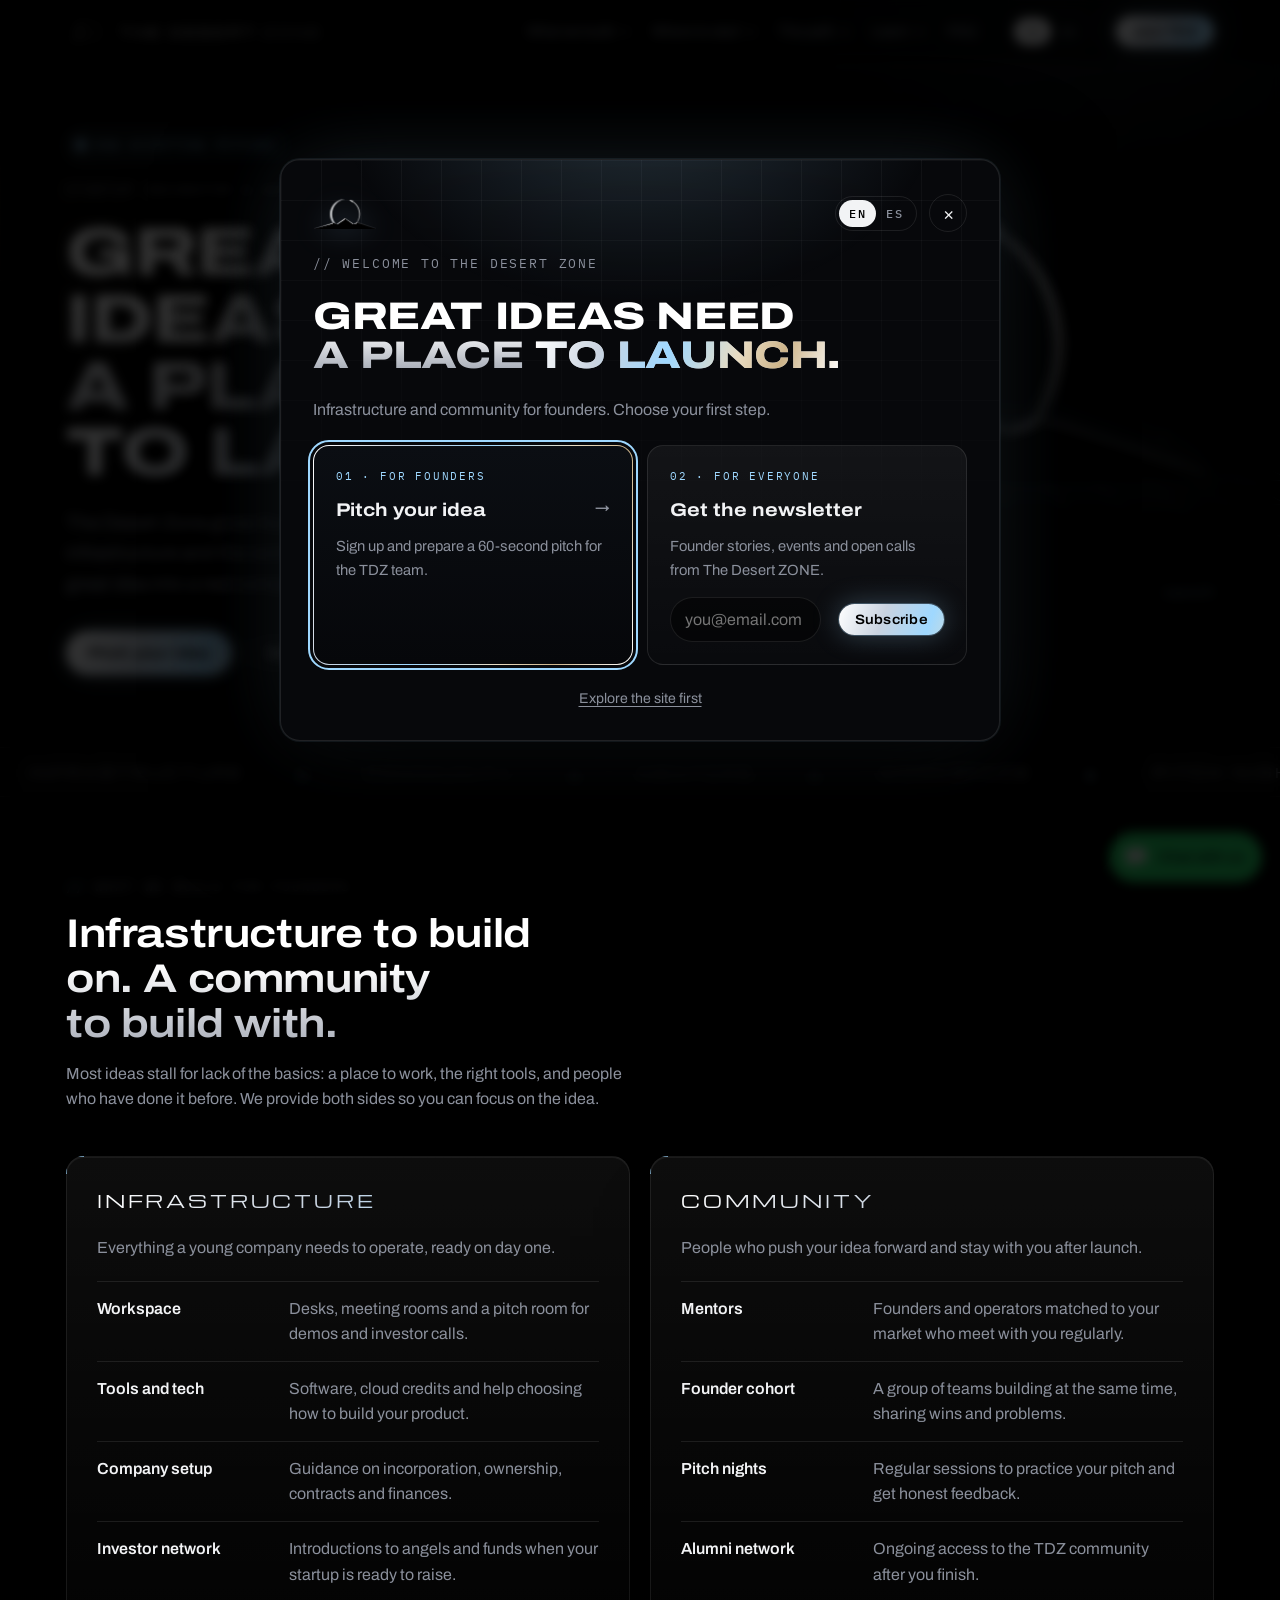
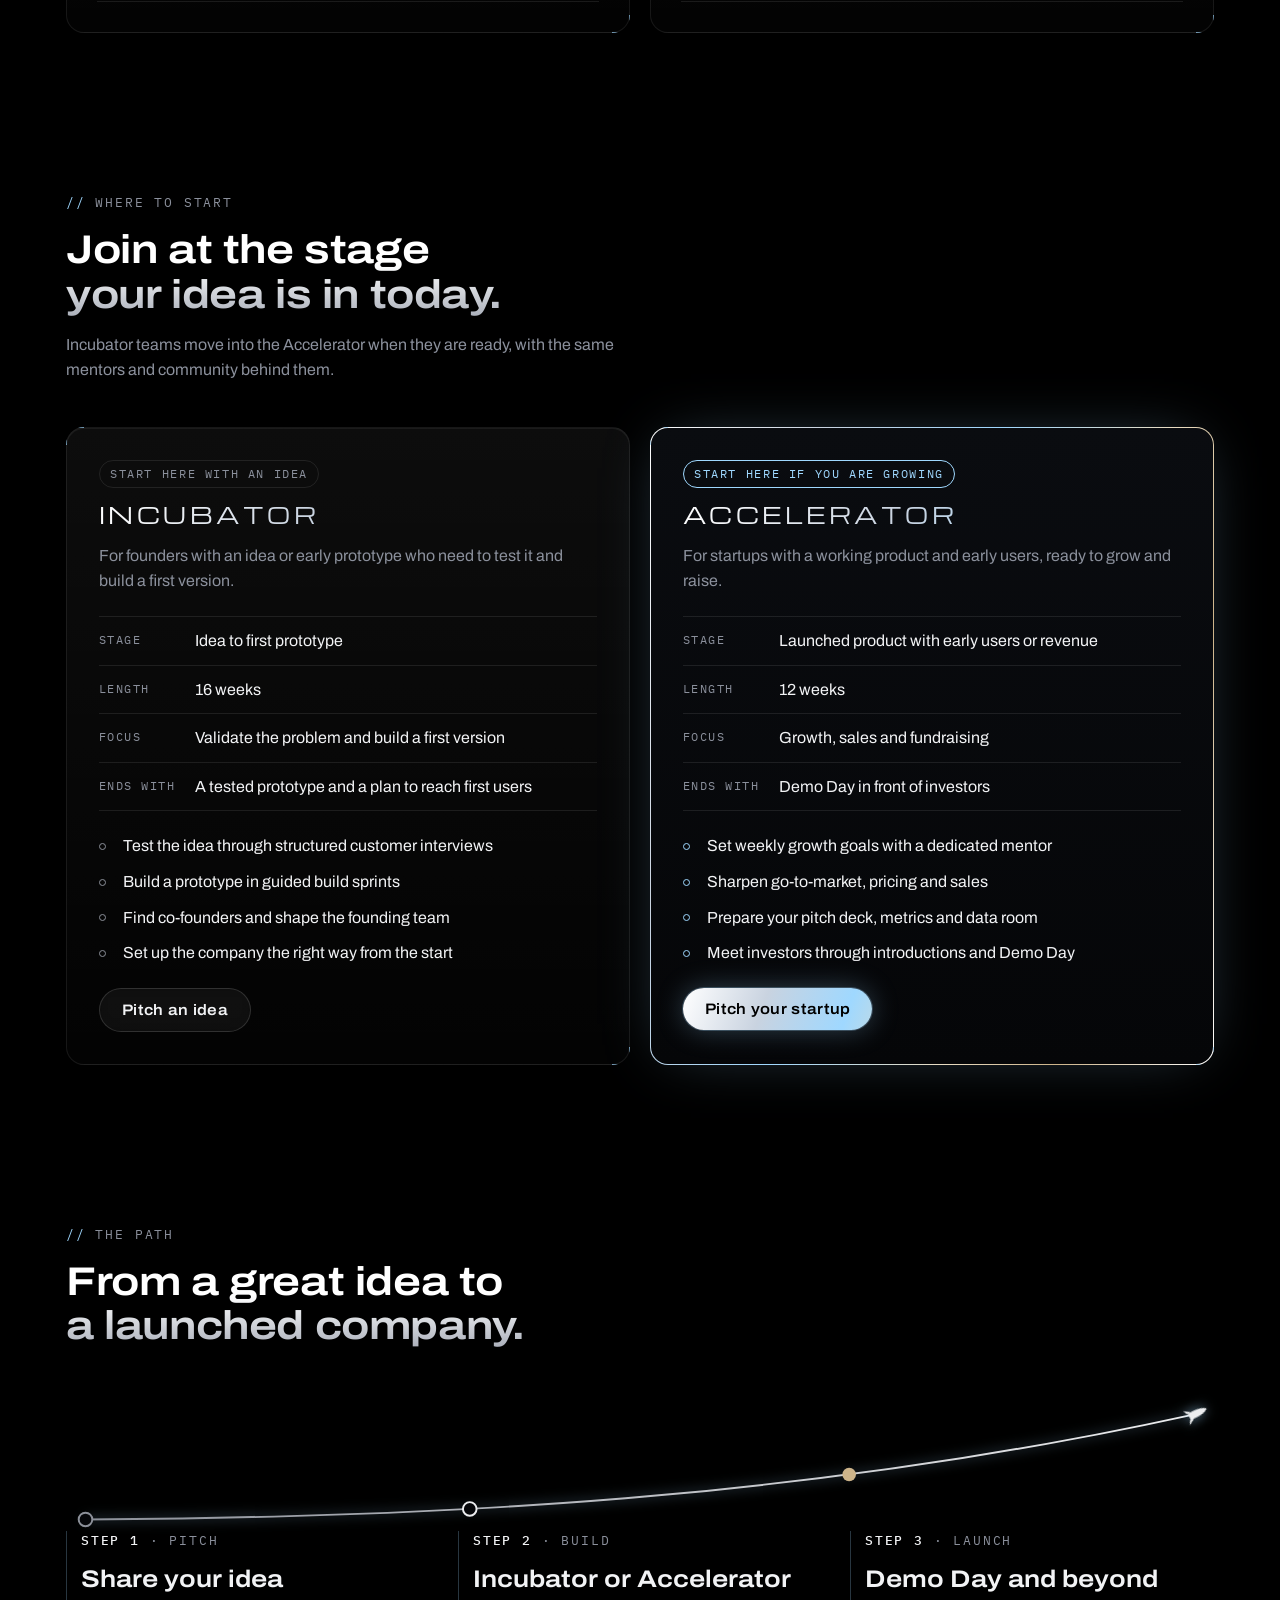
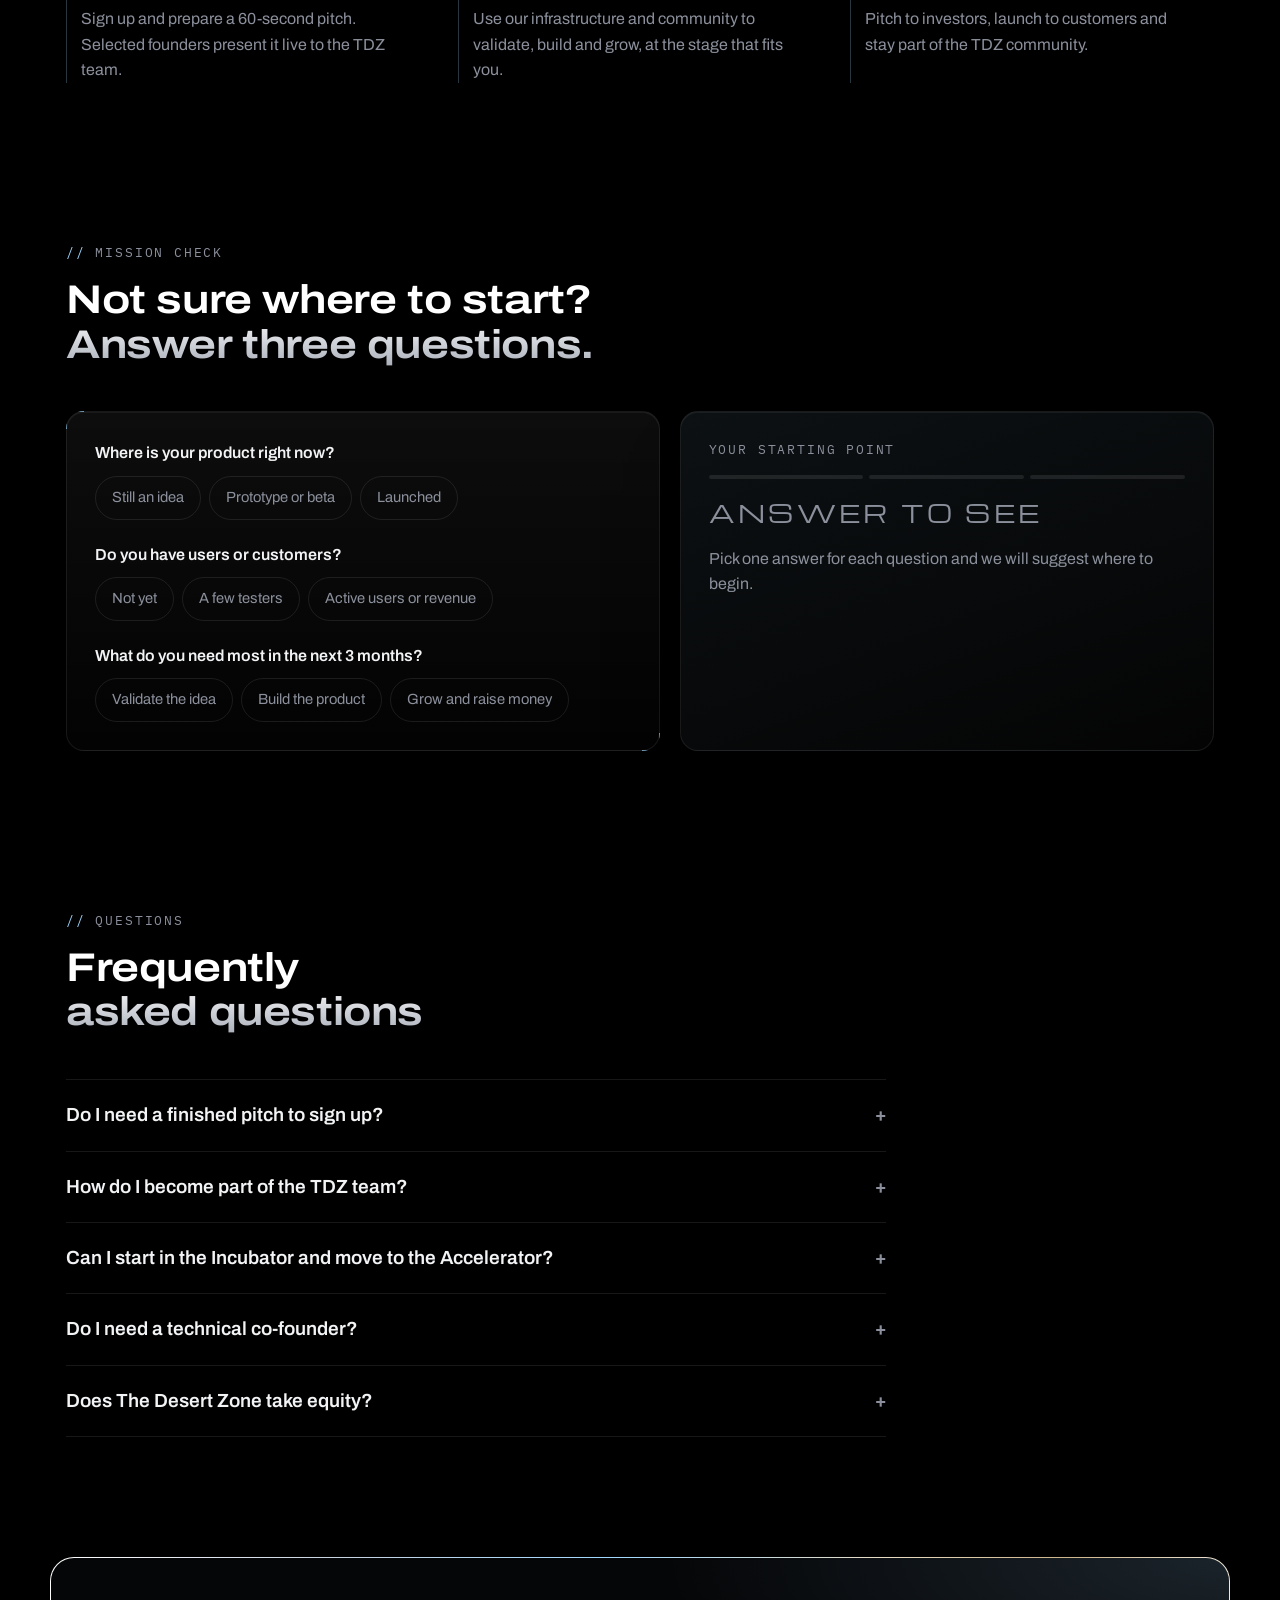
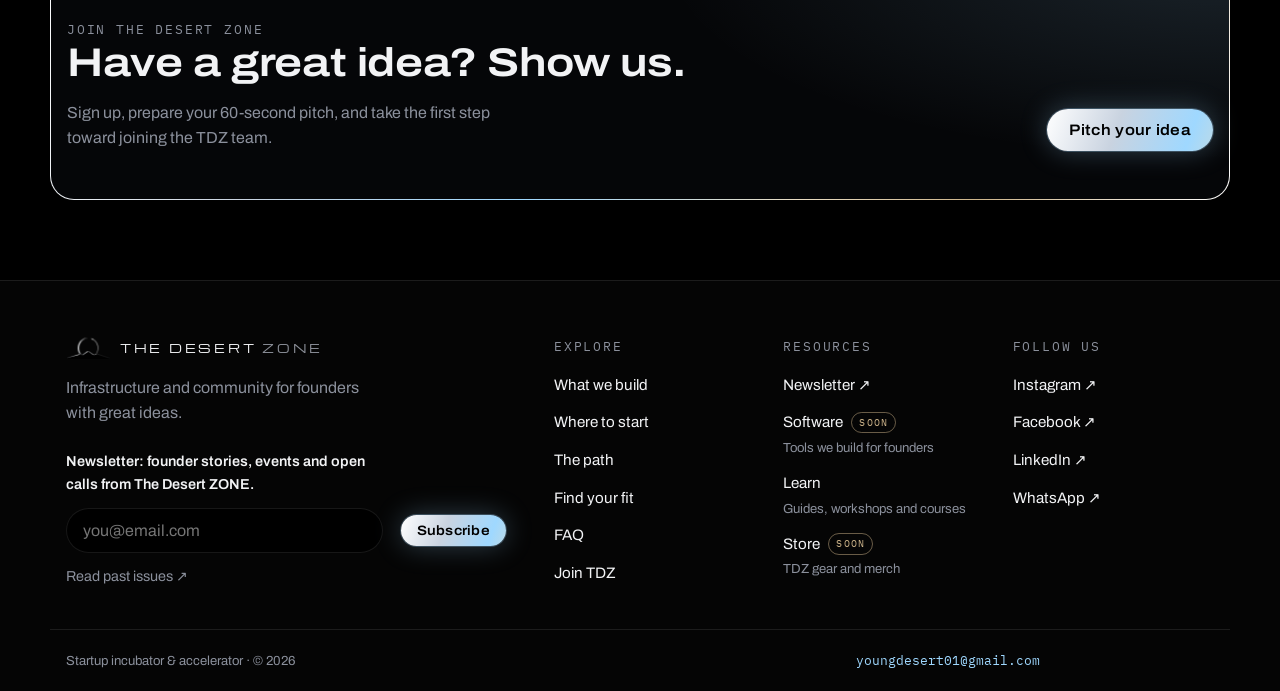
<file: index.html>
<!doctype html>
<html lang="en">
<head>
<meta charset="utf-8">
<meta name="viewport" content="width=device-width, initial-scale=1, viewport-fit=cover">
<title>The Desert Zone · Startup incubator &amp; accelerator</title>
<meta name="description" content="The Desert Zone gives founders the infrastructure and the community to turn a great idea into a real company. Start as an Incubator or Accelerator team.">
<meta name="theme-color" content="#06070A">
<meta property="og:type" content="website">
<meta property="og:title" content="The Desert Zone · Great ideas need a place to launch">
<meta property="og:description" content="Infrastructure and community for founders with great ideas. Pitch your idea and join TDZ.">
<meta property="og:image" content="assets/img/og-image.png">
<meta name="twitter:card" content="summary_large_image">
<link rel="icon" href="assets/img/favicon.svg" type="image/svg+xml">
<link rel="icon" href="assets/img/favicon-32.png" sizes="32x32" type="image/png">
<link rel="apple-touch-icon" href="assets/img/apple-touch-icon.png">
<link rel="preconnect" href="https://fonts.googleapis.com">
<link rel="preconnect" href="https://fonts.gstatic.com" crossorigin>
<link rel="stylesheet" href="https://fonts.googleapis.com/css2?family=Archivo:wdth,wght@62..125,300..800&family=IBM+Plex+Mono:wght@400;500&family=Michroma&display=swap">
<link rel="stylesheet" href="assets/css/styles.css">
</head>
<body>
<svg aria-hidden="true" height="0" style="position:absolute" width="0"><defs>
  <radialGradient id="moonShade" cx="0.28" cy="0.30" r="0.85">
    <stop offset="0" stop-color="#4A4A4A"/>
    <stop offset="0.38" stop-color="#2A2A2A"/>
    <stop offset="0.62" stop-color="#0E0E0E"/>
    <stop offset="1" stop-color="#050505"/>
  </radialGradient>
  <radialGradient id="crater" cx="0.62" cy="0.62" r="0.7">
    <stop offset="0" stop-color="#121212"/>
    <stop offset="0.75" stop-color="#1E1E1E"/>
    <stop offset="1" stop-color="#4A4A4A"/>
  </radialGradient>
  <linearGradient id="litFade" x1="0" y1="0" x2="1" y2="0.55">
    <stop offset="0" stop-color="#fff"/>
    <stop offset="0.45" stop-color="#fff" stop-opacity=".85"/>
    <stop offset="0.72" stop-color="#fff" stop-opacity="0"/>
  </linearGradient>
  <linearGradient id="rimGrad" x1="0" y1="0" x2="1" y2="1">
    <stop offset="0" stop-color="#FFFFFF"/>
    <stop offset="0.5" stop-color="#D8D8D8"/>
    <stop offset="1" stop-color="#8A8A8A"/>
  </linearGradient>
  <linearGradient id="ridgeL" x1="0" y1="0" x2="1" y2="0">
    <stop offset="0" stop-color="#9A9A9A"/>
    <stop offset="0.6" stop-color="#E6E6E6"/>
    <stop offset="1" stop-color="#FFFFFF"/>
  </linearGradient>
  <linearGradient id="ridgeR" x1="0" y1="0" x2="1" y2="0">
    <stop offset="0" stop-color="#FFFFFF"/>
    <stop offset="0.5" stop-color="#CFCFCF"/>
    <stop offset="1" stop-color="#8E8E8E"/>
  </linearGradient>
  <linearGradient id="silver" x1="0" y1="0" x2="0" y2="1">
    <stop offset="0" stop-color="#E4E4E4"/>
    <stop offset="0.5" stop-color="#B9B9B9"/>
    <stop offset="1" stop-color="#8C8C8C"/>
  </linearGradient>
  <linearGradient id="trailGrad" x1="0" y1="1" x2="1" y2="0">
    <stop offset="0" stop-color="#FFFFFF" stop-opacity=".95"/>
    <stop offset="1" stop-color="#FFFFFF"/>
  </linearGradient>
  <clipPath id="moonClip"><circle cx="790" cy="340" r="238"/></clipPath>
  <clipPath id="aboveRidge"><path d="M0 0 L1536 0 L1536 552 L1210 552 L842 438 L822 424 L330 556 L0 556 Z"/></clipPath>
  <mask id="litMask"><rect x="552" y="102" width="476" height="476" fill="url(#litFade)"/></mask>
  <mask id="crescent">
    <circle cx="790" cy="340" r="238" fill="#fff"/>
    <circle cx="806" cy="349" r="235" fill="#000"/>
  </mask>

<linearGradient id="moonLit" x1="0" y1="0" x2="1" y2="1"><stop offset="0" stop-color="#FFFFFF"/><stop offset=".55" stop-color="#DADDE2"/><stop offset="1" stop-color="#8A8F98"/></linearGradient>
<linearGradient id="trailFade" gradientUnits="userSpaceOnUse" x1="0" y1="562.0" x2="0" y2="121.19999999999999"><stop offset="0" stop-color="#FFFFFF" stop-opacity="0"/><stop offset=".35" stop-color="#FFFFFF" stop-opacity=".55"/><stop offset="1" stop-color="#FFFFFF"/></linearGradient>
<linearGradient id="ridgeL2" x1="0" y1="0" x2="1" y2="0"><stop offset="0" stop-color="#8E939C"/><stop offset="1" stop-color="#FFFFFF"/></linearGradient>
<linearGradient id="ridgeEdge" gradientUnits="userSpaceOnUse" x1="286" y1="0" x2="1250" y2="0"><stop offset="0" stop-color="#8E939C"/><stop offset=".5" stop-color="#FFFFFF"/><stop offset="1" stop-color="#6E737C"/></linearGradient>
<radialGradient id="discShade" cx="0.3" cy="0.35" r="0.8"><stop offset="0" stop-color="#2E3036"/><stop offset=".55" stop-color="#121317"/><stop offset="1" stop-color="#050506"/></radialGradient>
<clipPath id="aboveRidge2"><path d="M0 0 L1536 0 L1536 548 L1250 556 L1250 556 L1020 480 L958 462 L900 482 L768 396 L640 484 L585 466 L520 486 L286 556 L0 556 Z"/></clipPath>
</defs></svg>
<header class="top">
<div class="wrap">
<a aria-label="The Desert Zone, home" data-aria="ariaHome" class="brand" href="#top">
<svg aria-hidden="true" viewBox="270 80 996 490"><use href="#dz-mark"></use></svg>
<span>THE DESERT <b>ZONE</b></span>
</a>
<nav aria-label="Sections" data-aria="ariaNav" class="nav" data-aria="ariaNav">
<div class="nav-item"><a class="nav-link" href="#build"><span data-i="k0">What we build</span><svg viewBox="0 0 10 10" aria-hidden="true"><path d="M2 3.5 5 6.5 8 3.5"/></svg></a><div class="menu">
<a class="mi" href="#infra"><b data-i="m1">Infrastructure</b><span data-i="m2">Workspace, tools, company setup and investors</span></a>
<a class="mi" href="#community"><b data-i="m3">Community</b><span data-i="m4">Mentors, founder cohort and pitch nights</span></a>
</div></div>
<div class="nav-item"><a class="nav-link" href="#start"><span data-i="k1">Where to start</span><svg viewBox="0 0 10 10" aria-hidden="true"><path d="M2 3.5 5 6.5 8 3.5"/></svg></a><div class="menu">
<a class="mi" href="#incubator"><b data-i="m5">Incubator</b><span data-i="m6">Start here with an idea</span></a>
<a class="mi" href="#accelerator"><b data-i="m7">Accelerator</b><span data-i="m8">Start here if you are growing</span></a>
<a class="mi" href="#fit"><b data-i="m9">Find your fit</b><span data-i="m10">Answer three questions</span></a>
</div></div>
<div class="nav-item"><a class="nav-link" href="#path"><span data-i="k2">The path</span><svg viewBox="0 0 10 10" aria-hidden="true"><path d="M2 3.5 5 6.5 8 3.5"/></svg></a><div class="menu">
<a class="mi" href="#join" data-join><b data-i="m11">Pitch your idea</b><span data-i="m12">Sign up and prepare your 60-second pitch</span></a>
<a class="mi" href="#path"><b data-i="m13">Build with TDZ</b><span data-i="m14">Incubator or Accelerator, at your stage</span></a>
<a class="mi" href="#path"><b data-i="m15">Demo Day and beyond</b><span data-i="m16">Pitch to investors and launch</span></a>
</div></div>
<div class="nav-item"><a class="nav-link" href="learn.html"><span data-i="klearn">Learn</span><svg viewBox="0 0 10 10" aria-hidden="true"><path d="M2 3.5 5 6.5 8 3.5"/></svg></a><div class="menu">
<a class="mi" href="learn.html#templates"><b data-i="m17">Templates</b><span data-i="m18">Pitch deck, financial model and trackers</span></a>
<a class="mi" href="learn.html#guides"><b data-i="m19">Guides</b><span data-i="m20">Step-by-step guides for each stage</span></a>
<a class="mi" href="learn.html#support"><b data-i="m21">Mentorship & support</b><span data-i="m22">Mentors, office hours and clinics</span></a>
</div></div>
<a class="nav-link" data-i="k3" href="#faq">FAQ</a>
</nav>
<div class="lang" role="group" data-aria="ariaLang" aria-label="Language"><button type="button" data-lang="en" aria-pressed="true">EN</button><button type="button" data-lang="es" aria-pressed="false">ES</button></div>
<button class="btn sm" data-i="k4" data-join="" type="button">Join TDZ</button>
<button class="menu-btn" id="menuBtn" type="button" aria-expanded="false" aria-controls="mnav" aria-label="Menu" data-aria="ariaMenu"><svg viewBox="0 0 24 24" aria-hidden="true"><path d="M4 7h16M4 12h16M4 17h16"/></svg></button>
</div>
</header>
<div class="mnav" id="mnav" hidden>
<div class="g"><a href="#build" data-i="k0">What we build</a><div class="sub">
<a href="#infra" data-i="m1">Infrastructure</a>
<a href="#community" data-i="m3">Community</a>
</div></div>
<div class="g"><a href="#start" data-i="k1">Where to start</a><div class="sub">
<a href="#incubator" data-i="m5">Incubator</a>
<a href="#accelerator" data-i="m7">Accelerator</a>
<a href="#fit" data-i="m9">Find your fit</a>
</div></div>
<div class="g"><a href="#path" data-i="k2">The path</a><div class="sub">
<a href="#join" data-join data-i="m11">Pitch your idea</a>
<a href="#path" data-i="m13">Build with TDZ</a>
<a href="#path" data-i="m15">Demo Day and beyond</a>
</div></div>
<div class="g"><a href="learn.html" data-i="klearn">Learn</a><div class="sub">
<a href="learn.html#templates" data-i="m17">Templates</a>
<a href="learn.html#guides" data-i="m19">Guides</a>
<a href="learn.html#support" data-i="m21">Mentorship & support</a>
</div></div>
<div class="g"><a href="#faq" data-i="k3">FAQ</a></div>
</div>
<main id="top">
<section class="hero">
<div class="wrap">
<div>
<p class="status"><i aria-hidden="true"></i><span data-i="h0">Now accepting pitches</span></p>
<p class="label" data-i="k5">Startup incubator &amp; accelerator</p>
<h1 data-i="k6">Great ideas need a place <em>to launch.</em></h1>
<p class="lede" data-i="k7">The Desert Zone gives founders the infrastructure and the community to turn a great idea into a real company.</p>
<div class="ctas">
<button class="btn" data-i="k8" data-join="" type="button">Pitch your idea</button>
<a class="btn ghost" data-i="k9" href="#build">See what we build</a>
</div>
</div>
<div>
<div class="sky">
<canvas aria-hidden="true" id="stars"></canvas>
<svg aria-label="The Desert Zone logo: a crescent moon rising behind a desert ridge as a rocket launches" data-aria="ariaLogo" role="img" viewBox="270 80 996 490">
<g id="dz-mark">
<g clip-path="url(#aboveRidge2)"><g class="moon-rise">
  <path d="M759.90 98.14 L752.80 98.50 L745.72 99.07 L738.65 99.86 L731.62 100.87 L724.62 102.09 L717.65 103.53 L710.74 105.18 L703.88 107.04 L697.08 109.11 L690.34 111.38 L683.68 113.86 L677.10 116.55 L670.61 119.43 L664.20 122.52 L657.89 125.79 L651.69 129.26 L645.59 132.92 L639.61 136.76 L633.75 140.79 L628.02 144.99 L622.42 149.36 L616.95 153.91 L611.63 158.62 L606.45 163.49 L601.43 168.52 L596.56 173.69 L591.85 179.02 L587.31 184.49 L582.93 190.09 L578.73 195.83 L574.71 201.69 L570.87 207.67 L567.22 213.77 L563.75 219.97 L560.48 226.28 L557.40 232.69 L554.51 239.18 L551.83 245.77 L549.35 252.43 L547.08 259.16 L545.01 265.97 L543.16 272.83 L541.51 279.74 L540.08 286.70 L538.86 293.71 L537.85 300.74 L537.06 307.81 L536.49 314.89 L536.14 321.99 L536.00 329.10 L536.08 336.21 L536.38 343.31 L536.90 350.40 L537.63 357.47 L538.58 364.51 L539.75 371.53 L541.13 378.50 L542.72 385.43 L544.52 392.30 L546.54 399.12 L548.76 405.87 L551.18 412.55 L553.82 419.16 L556.65 425.68 L559.68 432.11 L562.90 438.44 L566.32 444.67 L569.93 450.80 L573.72 456.81 L577.70 462.70 L581.85 468.47 L586.18 474.11 L590.68 479.61 L595.35 484.97 L600.18 490.19 L605.16 495.25 L610.30 500.16 L615.59 504.92 L621.02 509.50 L626.59 513.92 L632.29 518.17 L638.12 522.24 L644.07 526.12 L650.13 529.83 L656.31 533.35 L662.59 536.67 L668.98 539.80 L675.45 542.74 L682.01 545.48 L688.65 548.01 L691.95 538.96 L685.87 535.81 L679.91 532.50 L674.06 529.02 L668.35 525.39 L662.76 521.60 L657.31 517.67 L651.99 513.59 L646.80 509.38 L641.76 505.03 L636.86 500.56 L632.11 495.96 L627.51 491.24 L623.05 486.41 L618.75 481.47 L614.60 476.43 L610.60 471.28 L606.76 466.04 L603.08 460.71 L599.56 455.30 L596.19 449.80 L592.99 444.23 L589.95 438.59 L587.07 432.87 L584.36 427.10 L581.81 421.26 L579.42 415.37 L577.20 409.42 L575.14 403.43 L573.25 397.40 L571.52 391.32 L569.96 385.21 L568.57 379.07 L567.34 372.90 L566.28 366.70 L565.38 360.48 L564.65 354.25 L564.09 348.00 L563.69 341.74 L563.46 335.48 L563.40 329.21 L563.51 322.94 L563.78 316.67 L564.21 310.42 L564.82 304.17 L565.59 297.94 L566.53 291.73 L567.63 285.54 L568.90 279.37 L570.34 273.24 L571.94 267.14 L573.71 261.07 L575.64 255.05 L577.74 249.07 L580.01 243.14 L582.44 237.26 L585.03 231.43 L587.79 225.67 L590.71 219.98 L593.79 214.35 L597.03 208.80 L600.43 203.32 L604.00 197.93 L607.72 192.62 L611.60 187.41 L615.63 182.29 L619.82 177.27 L624.16 172.36 L628.66 167.55 L633.30 162.87 L638.09 158.30 L643.03 153.85 L648.10 149.54 L653.32 145.36 L658.68 141.32 L664.16 137.42 L669.78 133.68 L675.53 130.08 L681.40 126.65 L687.40 123.38 L693.50 120.28 L699.72 117.35 L706.05 114.59 L712.48 112.02 L719.01 109.64 L725.63 107.45 L732.35 105.45 L739.14 103.65 L746.01 102.05 L752.95 100.66 L759.95 99.48 Z" fill="url(#moonLit)"/>
</g></g>
<g class="ridge-in">
  <path d="M286 556 L520 486 L585 466 L640 484 L768 396 L900 482 L958 462 L1020 480 L1250 556 L1250 640 L286 640 Z" fill="#000000"/>
  <path d="M286 556 L520 486 L585 466 L576 478 L524 495 Z" fill="url(#ridgeL2)"/>
  <path d="M640 484 L768 396 L761 418 L652 491 Z" fill="url(#ridgeL2)"/>
  <path d="M900 482 L958 462 L950 474 L907 489 Z" fill="url(#ridgeL2)"/>
  <path d="M768 396 L900 482 L885 482 L772 406 Z" fill="url(#ridgeL2)"/>
  <path d="M286 556 L520 486 L585 466 L640 484 L768 396 L900 482 L958 462 L1020 480 L1250 556" fill="none" stroke="url(#ridgeEdge)" stroke-width="3" stroke-linejoin="round"/>
</g>


<g clip-path="url(#aboveRidge2)"><g class="orbit">
  <path d="M847.35 548.01 L852.82 545.94 L858.24 543.73 L863.59 541.39 L868.89 538.91 L874.13 536.30 L879.29 533.56 L884.39 530.69 L889.41 527.69 L894.36 524.57 L899.22 521.32 L904.00 517.96 L908.70 514.47 L913.30 510.86 L917.81 507.14 L922.23 503.31 L926.55 499.37 L930.77 495.32 L934.89 491.16 L938.90 486.90 L942.80 482.54 L946.59 478.09 L950.26 473.54 L953.82 468.90 L957.27 464.17 L960.59 459.36 L963.79 454.46 L966.86 449.49 L969.81 444.44 L972.63 439.31 L975.32 434.12 L977.88 428.86 L980.31 423.54 L982.60 418.16 L984.75 412.72 L986.77 407.23 L988.65 401.69 L990.38 396.11 L991.98 390.48 L993.43 384.82 L994.74 379.12 L995.91 373.38 L996.93 367.63 L997.80 361.84 L998.53 356.04 L999.12 350.22 L999.55 344.39 L999.84 338.55 L999.98 332.70 L999.98 326.85 L999.83 321.00 L999.53 315.16 L999.08 309.33 L998.48 303.51 L997.74 297.71 L996.86 291.93 L995.82 286.17 L994.65 280.45 L993.32 274.75 L991.86 269.09 L990.25 263.46 L988.51 257.88 L986.62 252.34 L984.59 246.86 L982.43 241.43 L980.13 236.05 L977.69 230.73 L975.12 225.48 L972.42 220.29 L969.59 215.17 L966.63 210.13 L963.55 205.16 L960.34 200.27 L957.01 195.46 L953.55 190.74 L949.98 186.11 L946.30 181.56 L942.50 177.12 L938.59 172.77 L934.57 168.52 L930.45 164.37 L926.22 160.33 L921.90 156.39 L917.47 152.57 L912.95 148.86 L908.34 145.26 L903.64 141.78 L898.85 138.42 L893.98 135.18 L889.03 132.07 L884.00 129.08 L880.55 135.06 L885.28 138.20 L889.93 141.45 L894.49 144.81 L898.96 148.27 L903.34 151.84 L907.63 155.51 L911.82 159.28 L915.91 163.14 L919.90 167.10 L923.80 171.15 L927.59 175.29 L931.27 179.52 L934.85 183.82 L938.31 188.21 L941.67 192.68 L944.92 197.22 L948.05 201.83 L951.07 206.52 L953.97 211.27 L956.76 216.08 L959.43 220.96 L961.97 225.89 L964.40 230.89 L966.71 235.93 L968.89 241.02 L970.95 246.17 L972.89 251.35 L974.70 256.58 L976.38 261.85 L977.94 267.15 L979.37 272.48 L980.67 277.85 L981.85 283.24 L982.89 288.66 L983.81 294.10 L984.60 299.56 L985.26 305.03 L985.78 310.52 L986.18 316.02 L986.45 321.52 L986.58 327.03 L986.59 332.54 L986.46 338.05 L986.20 343.56 L985.82 349.06 L985.30 354.54 L984.65 360.02 L983.88 365.48 L982.97 370.92 L981.93 376.34 L980.77 381.74 L979.48 387.10 L978.05 392.44 L976.51 397.75 L974.83 403.02 L973.03 408.25 L971.10 413.44 L969.05 418.58 L966.88 423.68 L964.58 428.73 L962.17 433.72 L959.63 438.66 L956.97 443.54 L954.19 448.36 L951.30 453.12 L948.29 457.81 L945.16 462.43 L941.93 466.98 L938.58 471.45 L935.12 475.84 L931.55 480.16 L927.87 484.39 L924.09 488.53 L920.21 492.59 L916.22 496.55 L912.14 500.43 L907.95 504.20 L903.67 507.88 L899.30 511.46 L894.84 514.93 L890.28 518.30 L885.64 521.56 L880.92 524.70 L876.11 527.74 L871.22 530.66 L866.26 533.46 L861.22 536.14 L856.11 538.71 L850.94 541.14 L845.69 543.45 Z" fill="url(#trailFade)"/>
  <path d="M958.04 463.07 L961.28 458.33 L964.39 453.51 L967.38 448.62 L970.25 443.65 L973.00 438.62 L975.62 433.52 L978.12 428.35 L980.49 423.13 L982.73 417.85 L984.83 412.51 L986.81 407.13 L988.65 401.69 L990.35 396.22 L991.92 390.70 L993.35 385.14 L994.65 379.55 L995.80 373.94 L996.82 368.29 L997.69 362.62 L998.43 356.93 L999.03 351.23 L999.48 345.51 L999.79 339.78 L999.96 334.05 L999.99 328.31 L999.88 322.58 L999.63 316.85 L999.23 311.12 L998.69 305.41 L998.02 299.72 L997.20 294.04 L996.24 288.39 L995.14 282.76 L993.90 277.15 L992.53 271.59 L991.01 266.05 L989.36 260.56 L987.58 255.11 L985.66 249.70 L983.61 244.34 L981.43 239.04 L979.11 233.79 L976.67 228.60 L974.10 223.47 L971.40 218.41 L968.58 213.42 L965.64 208.49 L962.57 203.64 L959.39 198.87 L956.09 194.18 L952.67 189.57 L949.14 185.05 L945.51 180.61 L941.76 176.27 L937.90 172.02 L933.95 167.87 L929.89 163.82 L925.73 159.87 L921.47 156.02 L917.13 152.28 L916.22 153.36 L920.51 157.11 L924.71 160.96 L928.82 164.92 L932.82 168.97 L936.72 173.12 L940.52 177.36 L944.22 181.70 L947.80 186.12 L951.28 190.63 L954.64 195.22 L957.89 199.90 L961.02 204.65 L964.04 209.47 L966.94 214.37 L969.71 219.34 L972.36 224.37 L974.89 229.47 L977.29 234.62 L979.56 239.83 L981.71 245.10 L983.72 250.42 L985.61 255.78 L987.36 261.19 L988.98 266.64 L990.47 272.12 L991.82 277.64 L993.03 283.19 L994.11 288.77 L995.05 294.38 L995.85 300.00 L996.52 305.65 L997.05 311.30 L997.43 316.97 L997.68 322.65 L997.79 328.33 L997.77 334.01 L997.60 339.69 L997.29 345.36 L996.85 351.03 L996.26 356.68 L995.54 362.32 L994.68 367.93 L993.68 373.53 L992.55 379.10 L991.28 384.64 L989.87 390.14 L988.33 395.61 L986.66 401.05 L984.85 406.44 L982.91 411.78 L980.84 417.08 L978.64 422.32 L976.32 427.51 L973.86 432.64 L971.28 437.71 L968.58 442.71 L965.76 447.65 L962.81 452.52 L959.75 457.32 L956.57 462.04 Z" fill="#FFFFFF" opacity=".55"/>
  <g transform="translate(868.84 127.74) rotate(-63.50) scale(1.25)"><path d="M0 -30 C 7 -20, 8 -6, 7 12 L -7 12 C -8 -6, -7 -20, 0 -30 Z" fill="#FFFFFF"/><path d="M-7 4 L -15 18 L -7 14 Z M7 4 L 15 18 L 7 14 Z" fill="#FFFFFF"/><circle cx="0" cy="-10" r="2.6" fill="#000000"/><path d="M-4 13 L 0 24 L 4 13 Z" fill="#FFFFFF" opacity=".7"/></g>
</g></g></g>
</svg>
</div>
<div aria-hidden="true" class="coords"><span data-i="k10">Idea</span><span data-i="k11">Build</span><span data-i="k12">Launch</span></div>
</div>
</div>
</section>
<div class="ticker" aria-hidden="true"><div class="ticker-track"><ul><li data-i="t1">Infrastructure</li><li data-i="t2">Community</li><li data-i="t3">Mentors</li><li data-i="t4">Workspace</li><li data-i="t5">Pitch nights</li><li data-i="t6">Demo Day</li><li data-i="t7">Investor network</li><li data-i="t8">Incubator</li><li data-i="t9">Accelerator</li></ul><ul><li data-i="t1">Infrastructure</li><li data-i="t2">Community</li><li data-i="t3">Mentors</li><li data-i="t4">Workspace</li><li data-i="t5">Pitch nights</li><li data-i="t6">Demo Day</li><li data-i="t7">Investor network</li><li data-i="t8">Incubator</li><li data-i="t9">Accelerator</li></ul></div></div>
<section class="band" id="build">
<div class="wrap">
<div class="head">
<p class="label" data-i="k13">What we build for founders</p>
<h2 data-i="k14">Infrastructure to build on. A community to build with.</h2>
<p data-i="k15">Most ideas stall for lack of the basics: a place to work, the right tools, and people who have done it before. We provide both sides so you can focus on the idea.</p>
</div>
<div class="pillars">
<article class="pillar" id="infra">
<h3 data-i="k16">Infrastructure</h3>
<p data-i="k17">Everything a young company needs to operate, ready on day one.</p>
<dl>
<div><dt data-i="k18">Workspace</dt><dd data-i="k19">Desks, meeting rooms and a pitch room for demos and investor calls.</dd></div>
<div><dt data-i="k20">Tools and tech</dt><dd data-i="k21">Software, cloud credits and help choosing how to build your product.</dd></div>
<div><dt data-i="k22">Company setup</dt><dd data-i="k23">Guidance on incorporation, ownership, contracts and finances.</dd></div>
<div><dt data-i="k24">Investor network</dt><dd data-i="k25">Introductions to angels and funds when your startup is ready to raise.</dd></div>
</dl>
</article>
<article class="pillar" id="community">
<h3 data-i="k26">Community</h3>
<p data-i="k27">People who push your idea forward and stay with you after launch.</p>
<dl>
<div><dt data-i="k28">Mentors</dt><dd data-i="k29">Founders and operators matched to your market who meet with you regularly.</dd></div>
<div><dt data-i="k30">Founder cohort</dt><dd data-i="k31">A group of teams building at the same time, sharing wins and problems.</dd></div>
<div><dt data-i="k32">Pitch nights</dt><dd data-i="k33">Regular sessions to practice your pitch and get honest feedback.</dd></div>
<div><dt data-i="k34">Alumni network</dt><dd data-i="k35">Ongoing access to the TDZ community after you finish.</dd></div>
</dl>
</article>
</div>
</div>
</section>
<section class="band" id="start">
<div class="wrap">
<div class="head">
<p class="label" data-i="k36">Where to start</p>
<h2 data-i="k37">Join at the stage your idea is in today.</h2>
<p data-i="k38">Incubator teams move into the Accelerator when they are ready, with the same mentors and community behind them.</p>
</div>
<div class="tracks">
<article class="track inc" id="incubator">
<header>
<span class="tag" data-i="k39">Start here with an idea</span>
<h3 data-i="k40">Incubator</h3>
<p class="for" data-i="k41">For founders with an idea or early prototype who need to test it and build a first version.</p>
</header>
<dl class="spec">
<dt data-i="k42">Stage</dt><dd data-i="k43">Idea to first prototype</dd>
<dt data-i="k44">Length</dt><dd data-i="k45">16 weeks</dd>
<dt data-i="k46">Focus</dt><dd data-i="k47">Validate the problem and build a first version</dd>
<dt data-i="k48">Ends with</dt><dd data-i="k49">A tested prototype and a plan to reach first users</dd>
</dl>
<ul>
<li data-i="k50">Test the idea through structured customer interviews</li>
<li data-i="k51">Build a prototype in guided build sprints</li>
<li data-i="k52">Find co-founders and shape the founding team</li>
<li data-i="k53">Set up the company the right way from the start</li>
</ul>
<button class="btn ghost" data-i="k54" data-join="incubator" type="button">Pitch an idea</button>
</article>
<article class="track acc" id="accelerator">
<header>
<span class="tag" data-i="k55">Start here if you are growing</span>
<h3 data-i="k56">Accelerator</h3>
<p class="for" data-i="k57">For startups with a working product and early users, ready to grow and raise.</p>
</header>
<dl class="spec">
<dt data-i="k58">Stage</dt><dd data-i="k59">Launched product with early users or revenue</dd>
<dt data-i="k60">Length</dt><dd data-i="k61">12 weeks</dd>
<dt data-i="k62">Focus</dt><dd data-i="k63">Growth, sales and fundraising</dd>
<dt data-i="k64">Ends with</dt><dd data-i="k65">Demo Day in front of investors</dd>
</dl>
<ul>
<li data-i="k66">Set weekly growth goals with a dedicated mentor</li>
<li data-i="k67">Sharpen go-to-market, pricing and sales</li>
<li data-i="k68">Prepare your pitch deck, metrics and data room</li>
<li data-i="k69">Meet investors through introductions and Demo Day</li>
</ul>
<button class="btn" data-i="k70" data-join="accelerator" type="button">Pitch your startup</button>
</article>
</div>
</div>
</section>
<section class="band path" id="path">
<div class="wrap">
<div class="head">
<p class="label" data-i="k71">The path</p>
<h2 data-i="k72">From a great idea to a launched company.</h2>
</div>
<svg aria-hidden="true" class="arc" viewBox="0 0 1180 150">
<defs><linearGradient id="arcG" x1="0" x2="1"><stop offset="0" stop-color="#8C9099"></stop><stop offset="1" stop-color="#ECEDEF"></stop></linearGradient></defs>
<path d="M20 130 C 380 128, 760 110, 1160 22" fill="none" stroke="url(#arcG)" stroke-width="2"></path>
<circle cx="20" cy="130" fill="#06070A" r="7" stroke="#8C9099" stroke-width="2"></circle>
<circle cx="415" cy="119.2" fill="#06070A" r="7" stroke="#ECEDEF" stroke-width="2"></circle>
<circle cx="805" cy="83.8" fill="#CDB48A" r="7"></circle>
<g transform="translate(1160 22) rotate(64)"><path d="M0 -14 C 4 -9, 4 -3, 3.5 6 L -3.5 6 C -4 -3, -4 -9, 0 -14 Z M-3.5 2 L -8 9 L -3.5 7 Z M3.5 2 L 8 9 L 3.5 7 Z" fill="#ECEDEF"></path></g>
</svg>
<div class="stages">
<div class="stage">
<p class="label" data-i="k73"><b>Step 1</b> · Pitch</p>
<h3 data-i="k74">Share your idea</h3>
<p data-i="k75">Sign up and prepare a 60-second pitch. Selected founders present it live to the TDZ team.</p>
</div>
<div class="stage">
<p class="label" data-i="k76"><b>Step 2</b> · Build</p>
<h3 data-i="k77">Incubator or Accelerator</h3>
<p data-i="k78">Use our infrastructure and community to validate, build and grow, at the stage that fits you.</p>
</div>
<div class="stage">
<p class="label" data-i="k79"><b>Step 3</b> · Launch</p>
<h3 data-i="k80">Demo Day and beyond</h3>
<p data-i="k81">Pitch to investors, launch to customers and stay part of the TDZ community.</p>
</div>
</div>
</div>
</section>
<section class="band" id="fit">
<div class="wrap">
<div class="head">
<p class="label" data-i="k82">Mission check</p>
<h2 data-i="k83">Not sure where to start? Answer three questions.</h2>
</div>
<div class="quiz">
<form aria-label="Starting point questions" data-aria="ariaQuiz" class="q" id="quiz">
<fieldset>
<legend data-i="k84">Where is your product right now?</legend>
<div class="opts">
<label><input id="q1a" name="q1" type="radio" value="0"/><span data-i="k85">Still an idea</span></label>
<label><input id="q1b" name="q1" type="radio" value="1"/><span data-i="k86">Prototype or beta</span></label>
<label><input id="q1c" name="q1" type="radio" value="2"/><span data-i="k87">Launched</span></label>
</div>
</fieldset>
<fieldset>
<legend data-i="k88">Do you have users or customers?</legend>
<div class="opts">
<label><input id="q2a" name="q2" type="radio" value="0"/><span data-i="k89">Not yet</span></label>
<label><input id="q2b" name="q2" type="radio" value="1"/><span data-i="k90">A few testers</span></label>
<label><input id="q2c" name="q2" type="radio" value="2"/><span data-i="k91">Active users or revenue</span></label>
</div>
</fieldset>
<fieldset>
<legend data-i="k92">What do you need most in the next 3 months?</legend>
<div class="opts">
<label><input id="q3a" name="q3" type="radio" value="0"/><span data-i="k93">Validate the idea</span></label>
<label><input id="q3b" name="q3" type="radio" value="1"/><span data-i="k94">Build the product</span></label>
<label><input id="q3c" name="q3" type="radio" value="2"/><span data-i="k95">Grow and raise money</span></label>
</div>
</fieldset>
</form>
<div aria-live="polite" class="result" id="result">
<p class="label" data-i="k96">Your starting point</p>
<div aria-hidden="true" class="meter"><i></i><i></i><i></i></div>
<p class="big" data-i="k97" id="rTitle">Answer to see</p>
<p data-i="k98" id="rText">Pick one answer for each question and we will suggest where to begin.</p>
<button class="btn" data-i="k99" hidden="" id="rBtn" type="button">Pitch your idea</button>
</div>
</div>
</div>
</section>
<section class="band" id="faq">
<div class="wrap">
<div class="head">
<p class="label" data-i="k100">Questions</p>
<h2 data-i="k101">Frequently asked questions</h2>
</div>
<div class="faq">
<details><summary data-i="k102">Do I need a finished pitch to sign up?</summary><p data-i="k103">No. The sign-up form walks you through the five parts of a strong pitch and shows how long it will take to say out loud. You can refine it before you present.</p></details>
<details><summary data-i="k104">How do I become part of the TDZ team?</summary><p data-i="k105">Sign up and send your pitch. Our team reviews every submission and invites selected founders to present their idea live. After the pitch session, we let you know whether you are joining and where you will start.</p></details>
<details><summary data-i="k106">Can I start in the Incubator and move to the Accelerator?</summary><p data-i="k107">Yes. When your team has a launched product and early users, you can move into the next Accelerator group with the same mentors and community.</p></details>
<details><summary data-i="k108">Do I need a technical co-founder?</summary><p data-i="k109">No. Many teams start without one. We help you plan how to build your first version and connect you with potential co-founders.</p></details>
<details><summary data-i="k110">Does The Desert Zone take equity?</summary><p data-i="k111">Terms, including any investment and equity, are shared with founders during the pitch session so you can review them before you commit.</p></details>
</div>
</div>
</section>
<section class="band launch">
<div class="wrap">
<div>
<p class="label" data-i="k112">Join The Desert Zone</p>
<h2 data-i="k113">Have a great idea? Show us.</h2>
<p data-i="k114">Sign up, prepare your 60-second pitch, and take the first step toward joining the TDZ team.</p>
</div>
<button class="btn" data-i="k115" data-join="" type="button">Pitch your idea</button>
</div>
</section>
</main>
<footer class="foot">
<div class="wrap foot-main">
  <div class="foot-brand">
    <a class="brand" href="#top" aria-label="The Desert Zone, home" data-aria="ariaHome" data-aria="ariaHome"><svg aria-hidden="true" viewBox="270 80 996 490"><use href="#dz-mark"></use></svg><span>THE DESERT <b>ZONE</b></span></a>
    <p data-i="f1">Infrastructure and community for founders with great ideas.</p>
    <form class="news" id="news" novalidate>
      <label class="news-title" for="news-email" data-i="f2">Newsletter: founder stories, events and open calls from The Desert ZONE.</label>
      <div class="news-row">
        <input id="news-email" type="email" autocomplete="email" placeholder="you@email.com" data-ph="phEmail">
        <button class="btn sm" type="submit" data-i="f3">Subscribe</button>
      </div>
      <p class="news-msg" id="newsMsg" aria-live="polite"></p>
      <a class="news-read" id="newsRead" href="https://noticias.youngdesert.com/en" target="_blank" rel="noopener" data-i="f22">Read past issues ↗</a>
    </form>
  </div>
  <nav class="foot-cols" aria-label="Footer" data-aria="ariaFooter">
    <div>
      <p class="label" data-i="f4">Explore</p>
      <ul>
        <li><a href="#build" data-i="f5">What we build</a></li>
        <li><a href="#start" data-i="f6">Where to start</a></li>
        <li><a href="#path" data-i="f7">The path</a></li>
        <li><a href="#fit" data-i="f8">Find your fit</a></li>
        <li><a href="#faq" data-i="f9">FAQ</a></li>
        <li><button type="button" class="linkish" data-join data-i="f10">Join TDZ</button></li>
      </ul>
    </div>
    <div>
      <p class="label" data-i="f11">Resources</p>
      <ul>
        <li><a href="https://noticias.youngdesert.com/en" target="_blank" rel="noopener" data-news="home" data-i="f12">Newsletter ↗</a></li>
        <li><span class="soon-item"><span data-i="f13">Software</span> <em class="soon" data-i="f17">Soon</em></span><small data-i="f14">Tools we build for founders</small></li>
        <li><a href="learn.html" data-i="f15">Learn</a><small data-i="f16">Guides, workshops and courses</small></li>
        <li><span class="soon-item"><span>Store</span> <em class="soon" data-i="f19">Soon</em></span><small data-i="f20">TDZ gear and merch</small></li>
      </ul>
    </div>
    <div>
      <p class="label" data-i="f21">Follow us</p>
      <ul>
        <li><a href="https://www.instagram.com/thedesertzone" target="_blank" rel="noopener">Instagram ↗</a></li>
        <li><a href="https://www.facebook.com/thedesertzone" target="_blank" rel="noopener">Facebook ↗</a></li>
        <li><a href="https://www.linkedin.com/company/thedesertzone" target="_blank" rel="noopener">LinkedIn ↗</a></li>
        <li><a href="https://wa.me/10000000000" target="_blank" rel="noopener" data-wa>WhatsApp ↗</a></li>
      </ul>
    </div>
  </nav>
</div>
<div class="wrap foot-base">
  <span data-i="k116">Startup incubator &amp; accelerator · © 2026</span>
  <span class="mail">youngdesert01@gmail.com</span>
</div>
</footer>
<a class="wa-float" id="waFloat" href="https://wa.me/10000000000" target="_blank" rel="noopener" aria-label="Chat with us on WhatsApp" data-aria="ariaWa">
  <svg viewBox="0 0 24 24" aria-hidden="true"><path d="M5 4h14a2 2 0 0 1 2 2v9a2 2 0 0 1-2 2h-8l-5 4v-4H5a2 2 0 0 1-2-2V6a2 2 0 0 1 2-2z" fill="currentColor"/><circle cx="8.2" cy="11" r="1.2" fill="var(--wa-ink)"/><circle cx="12" cy="11" r="1.2" fill="var(--wa-ink)"/><circle cx="15.8" cy="11" r="1.2" fill="var(--wa-ink)"/></svg>
  <span data-i="w1">Chat with us</span>
</a>

<dialog aria-labelledby="joinTitle" id="join">
<div class="m-head">
<div class="m-top">
<svg aria-hidden="true" viewBox="270 80 996 490"><use href="#dz-mark"></use></svg>
<h2 data-i="k117" id="joinTitle">Join TDZ</h2>
<button aria-label="Close" data-aria="ariaClose" class="x" data-i="k118" id="closeJoin" type="button">×</button>
</div>
<ol class="steps" id="stepper">
<li data-i="k119">1 · Sign up</li>
<li data-i="k120">2 · Your pitch</li>
<li data-i="k121">3 · Review</li>
</ol>
</div>
<form class="m-body" id="s1" novalidate="">
<p class="intro" data-i="k122">Tell us who you are and where your idea is today.</p>
<div class="row">
<div class="f"><label data-i="k123" for="j-name">Full name</label><input autocomplete="name" id="j-name" required=""/></div>
<div class="f"><label data-i="k124" for="j-email">Email</label><input autocomplete="email" id="j-email" required="" type="email"/></div>
</div>
<div class="row">
<div class="f"><label data-i="k125" for="j-phone">Phone or WhatsApp <small>(optional)</small></label><input autocomplete="tel" id="j-phone" type="tel"/></div>
<div class="f"><label data-i="k126" for="j-idea">Idea or startup name</label><input id="j-idea" required=""/></div>
</div>
<fieldset class="f">
<legend data-i="k127">Where do you want to start?</legend>
<div class="seg">
<input checked="" id="j-inc" name="jtrack" type="radio" value="Incubator"/><label data-i="k128" for="j-inc">Incubator</label>
<input id="j-acc" name="jtrack" type="radio" value="Accelerator"/><label data-i="k129" for="j-acc">Accelerator</label>
</div>
<small data-i="k130" id="trackHint">Incubator: you have an idea or early prototype.</small>
</fieldset>
<div class="f"><label data-i="k131" for="j-team">Team</label>
<select id="j-team"><option data-i="k132" value="Solo founder">Solo founder</option><option data-i="k133" value="2 founders">2 founders</option><option data-i="k134" value="3 or more founders">3 or more founders</option></select></div>
<div class="row">
<div class="f"><label data-i="s1" for="j-stage">Where is your product today?</label>
<select id="j-stage"><option data-i="s2" value="Idea">Still an idea</option><option data-i="s3" value="Prototype or beta">Prototype or beta</option><option data-i="s4" value="Launched">Launched</option></select></div>
<div class="f"><label data-i="s5" for="j-cust">Customers today</label>
<select id="j-cust"><option data-i="s6" value="None yet">None yet</option><option data-i="s7" value="Testers">A few testers</option><option data-i="s8" value="Active users">Active users</option><option data-i="s9" value="Paying customers">Paying customers</option></select></div>
</div>
<div class="row">
<div class="f"><label data-i="s10" for="j-count">How many users or customers? <small>(approximate)</small></label><input id="j-count" type="number" min="0" step="1" inputmode="numeric" placeholder="0"/></div>
<div class="f"><label data-i="s11" for="j-need">Your biggest need in the next 3 months</label>
<select id="j-need"><option data-i="s12" value="Validate the idea">Validate the idea</option><option data-i="s13" value="Build the product">Build the product</option><option data-i="s14" value="Get first customers">Get first customers</option><option data-i="s15" value="Grow and raise money">Grow and raise money</option></select></div>
</div>
<div class="hp" aria-hidden="true"><label for="j-hp">Leave this empty</label><input id="j-hp" tabindex="-1" autocomplete="off"/></div>
<p class="err" hidden="" id="e1"></p>
</form>
<form class="m-body" hidden="" id="s2" novalidate="">
<p class="intro" data-i="k135">A strong pitch answers five questions. Write one or two sentences for each, as you would say them out loud.</p>
<div class="f"><label data-i="k136" for="p-problem">The problem <small>What is broken, and who feels it?</small></label><textarea id="p-problem" required=""></textarea></div>
<div class="f"><label data-i="k137" for="p-solution">Your solution <small>What do you build, and how does it fix the problem?</small></label><textarea id="p-solution" required=""></textarea></div>
<div class="f"><label data-i="k138" for="p-who">Who it is for <small>Your first customers, as specifically as you can.</small></label><textarea id="p-who" required=""></textarea></div>
<div class="f"><label data-i="k139" for="p-why">Why you <small>What makes you or your team the right people to build this?</small></label><textarea id="p-why" required=""></textarea></div>
<fieldset class="f">
<legend data-i="k140">What do you need from TDZ?</legend>
<div class="chips" id="needs">
<label><input id="n1" data-key="Workspace" type="checkbox" value="workspace"/><span data-i="k141">Workspace</span></label>
<label><input id="n2" data-key="Mentorship" type="checkbox" value="mentorship"/><span data-i="k142">Mentorship</span></label>
<label><input id="n3" data-key="Tech help" type="checkbox" value="technical help to build the product"/><span data-i="k143">Tech help</span></label>
<label><input id="n4" data-key="Company setup" type="checkbox" value="help setting up the company"/><span data-i="k144">Company setup</span></label>
<label><input id="n5" data-key="Fundraising prep" type="checkbox" value="fundraising preparation"/><span data-i="k145">Fundraising prep</span></label>
<label><input id="n6" data-key="Founder community" type="checkbox" value="a community of founders"/><span data-i="k146">Founder community</span></label>
</div>
</fieldset>
<div aria-live="polite" class="pitch">
<p class="label" data-i="k147">Your 60-second pitch</p>
<p class="txt" id="pitchTxt"></p>
<div class="clock">
<span id="words">0 words</span>
<div aria-hidden="true" class="track-bar"><div class="zone"></div><div class="fill" id="fill" style="width:0"></div></div>
<span class="verdict" data-i="k148" id="verdict">Target: 45 to 75 seconds</span>
</div>
</div>
<p class="err" hidden="" id="e2"></p>
</form>
<div class="m-body" hidden="" id="s3">
<p class="intro" data-i="k149">Here is your pitch. Practice it out loud before your pitch session.</p>
<div class="pitch"><p class="label" id="r-label">Your pitch</p><p class="txt" id="r-pitch"></p></div>
<div class="f">
<p class="label" data-i="k150">Pitch readiness</p>
<ul class="check" id="ready"></ul>
</div>
<div class="f">
<p class="label" data-i="k151">How you become part of TDZ</p>
<div class="next">
<div><b data-i="k152">1. Team review</b><p data-i="k153">We read every pitch and reply by email.</p></div>
<div><b data-i="k154">2. Pitch session</b><p data-i="k155">Selected founders present live to the TDZ team.</p></div>
<div><b data-i="k156">3. Welcome to TDZ</b><p data-i="k157">Accepted founders join as an Incubator or Accelerator team.</p></div>
</div>
</div>
<div class="f">
<p class="label" data-i="k158">Send it to us</p>
<p id="sendNote" data-i="s16" hidden>Press Send and your sign-up and pitch go straight to the TDZ team. We reply by email.</p>
<div id="copyBlock"><p data-i="k159">Copy your sign-up and pitch and email it to <span class="mail">youngdesert01@gmail.com</span>.</p>
<pre class="summary" id="summary"></pre></div>
</div>
</div>
<div class="m-foot">
<button class="btn ghost sm" data-i="k160" hidden="" id="back" type="button">Back</button>
<span aria-live="polite" class="label" id="copyMsg"></span>
<span class="spacer"></span>
<button class="btn" data-i="k161" id="next" type="button">Continue</button>
</div>
</dialog>
<dialog class="gate" id="gate" aria-labelledby="gateTitle">
<div class="gate-in">
  <div class="gate-top">
    <svg viewBox="270 80 996 490" aria-hidden="true"><use href="#dz-mark"></use></svg>
    <div class="lang" role="group" data-aria="ariaLang" aria-label="Language"><button type="button" data-lang="en" aria-pressed="true">EN</button><button type="button" data-lang="es" aria-pressed="false">ES</button></div>
    <button class="x" type="button" id="gateClose" aria-label="Close" data-aria="ariaClose" data-aria="ariaClose">×</button>
  </div>
  <p class="label" data-i="g1">// Welcome to The Desert Zone</p>
  <h2 id="gateTitle" data-i="g2">Great ideas need a place <em>to launch.</em></h2>
  <p class="sub" data-i="g3">Infrastructure and community for founders. Choose your first step.</p>
  <div class="choices">
    <button class="choice primary" type="button" data-join autofocus>
      <span class="k" data-i="g4">01 · For founders</span>
      <b><span data-i="g5">Pitch your idea</span><span aria-hidden="true">→</span></b>
      <span data-i="g6">Sign up and prepare a 60-second pitch for the TDZ team.</span>
    </button>
    <div class="choice news-choice" id="gateNews">
      <span class="k" data-i="g7">02 · For everyone</span>
      <b><span data-i="g8">Get the newsletter</span></b>
      <span data-i="g9">Founder stories, events and open calls from The Desert ZONE.</span>
      <form class="news-row gate-form" id="gateNewsForm" novalidate>
        <input id="gate-email" type="email" autocomplete="email" placeholder="you@email.com" data-ph="phEmail" aria-label="Email" data-aria="ariaEmail">
        <button class="btn sm" type="submit" data-i="f3">Subscribe</button>
      </form>
      <p class="news-msg" id="gateNewsMsg" aria-live="polite"></p>
    </div>
  </div>
  <button class="later" type="button" id="gateLater" data-i="g10">Explore the site first</button>
</div>
</dialog>
<script src="assets/js/config.js"></script>
<script src="assets/js/main.js"></script>
</body>
</html>
</file>
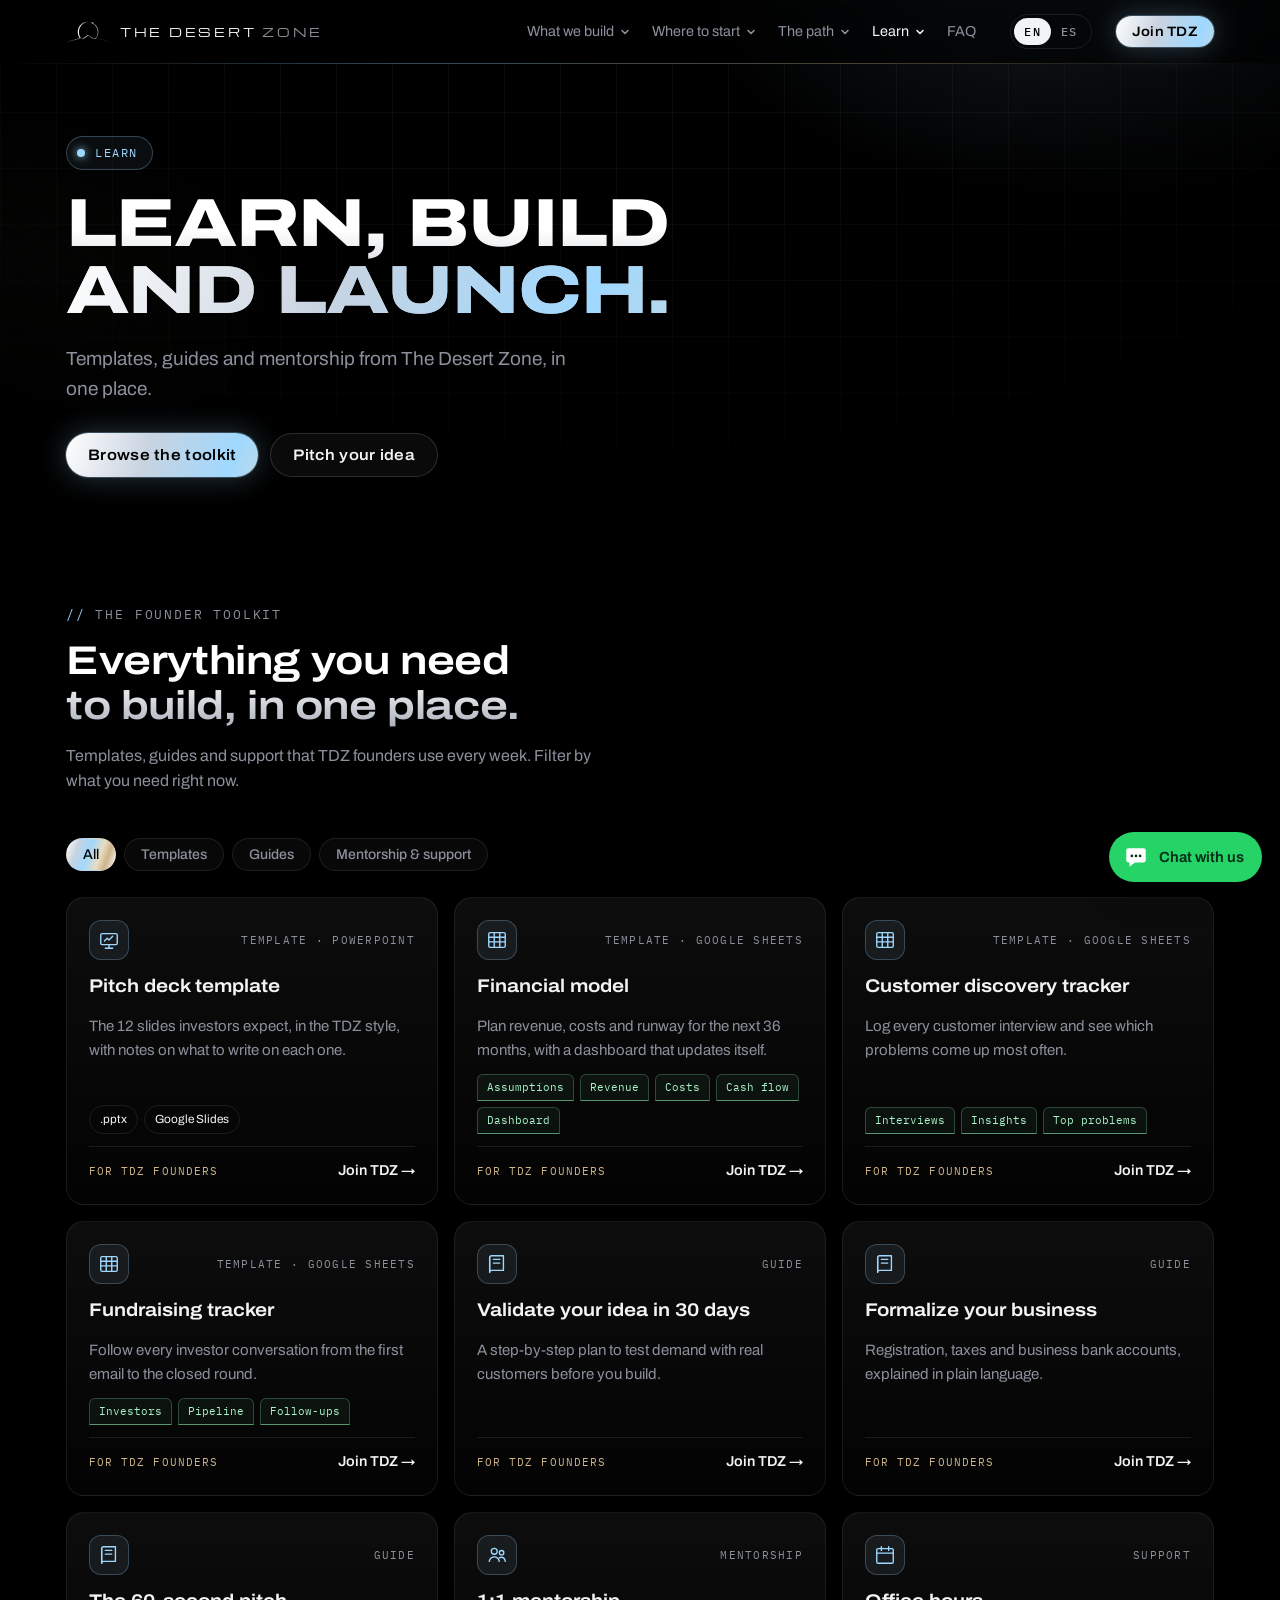
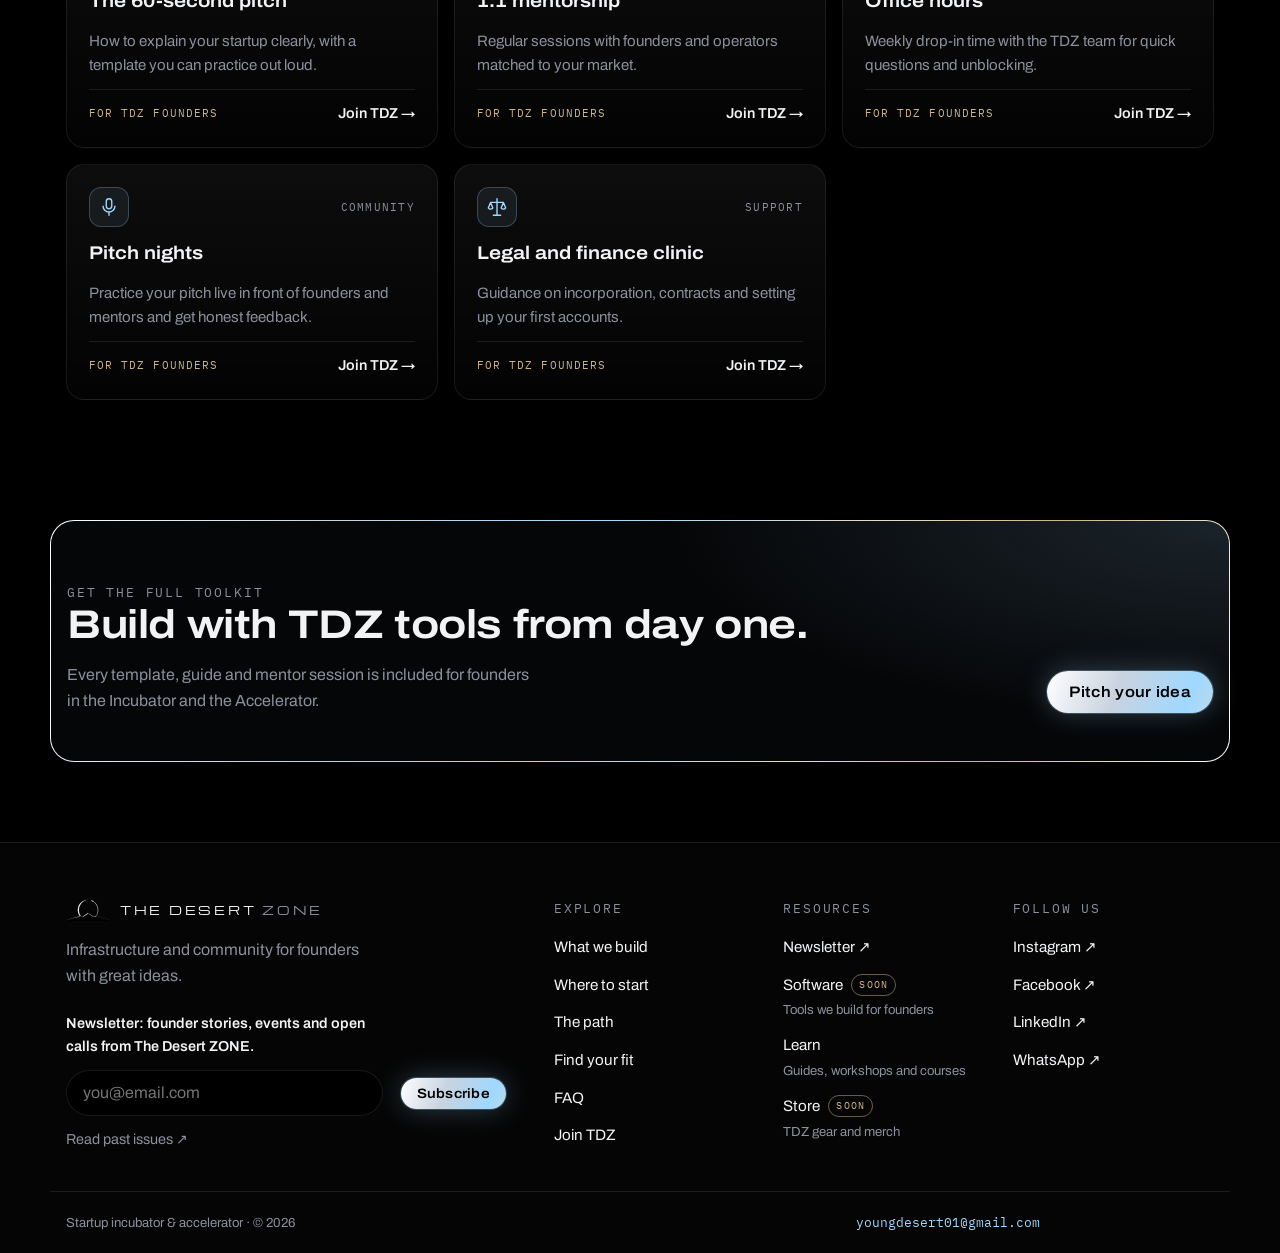
<file: learn.html>
<!doctype html>
<html lang="en">
<head>
<meta charset="utf-8">
<meta name="viewport" content="width=device-width, initial-scale=1, viewport-fit=cover">
<title>Learn · The Desert Zone</title>
<meta name="description" content="The TDZ founder toolkit: templates, guides and mentorship from The Desert Zone.">
<meta name="theme-color" content="#000000">
<meta property="og:type" content="website">
<meta property="og:title" content="Learn · The Desert Zone">
<meta property="og:description" content="Templates, guides and mentorship for founders, from The Desert Zone.">
<meta property="og:image" content="assets/img/og-image.png">
<link rel="icon" href="assets/img/favicon.svg" type="image/svg+xml">
<link rel="icon" href="assets/img/favicon-32.png" sizes="32x32" type="image/png">
<link rel="apple-touch-icon" href="assets/img/apple-touch-icon.png">
<link rel="preconnect" href="https://fonts.googleapis.com">
<link rel="preconnect" href="https://fonts.gstatic.com" crossorigin>
<link rel="stylesheet" href="https://fonts.googleapis.com/css2?family=Archivo:wdth,wght@62..125,300..800&family=IBM+Plex+Mono:wght@400;500&family=Michroma&display=swap">
<link rel="stylesheet" href="assets/css/styles.css">
<link rel="stylesheet" href="assets/css/learn.css">
</head>
<body>
<svg width="0" height="0" style="position:absolute" aria-hidden="true"><defs>
  <radialGradient id="moonShade" cx="0.28" cy="0.30" r="0.85">
    <stop offset="0" stop-color="#4A4A4A"/>
    <stop offset="0.38" stop-color="#2A2A2A"/>
    <stop offset="0.62" stop-color="#0E0E0E"/>
    <stop offset="1" stop-color="#050505"/>
  </radialGradient>
  <radialGradient id="crater" cx="0.62" cy="0.62" r="0.7">
    <stop offset="0" stop-color="#121212"/>
    <stop offset="0.75" stop-color="#1E1E1E"/>
    <stop offset="1" stop-color="#4A4A4A"/>
  </radialGradient>
  <linearGradient id="litFade" x1="0" y1="0" x2="1" y2="0.55">
    <stop offset="0" stop-color="#fff"/>
    <stop offset="0.45" stop-color="#fff" stop-opacity=".85"/>
    <stop offset="0.72" stop-color="#fff" stop-opacity="0"/>
  </linearGradient>
  <linearGradient id="rimGrad" x1="0" y1="0" x2="1" y2="1">
    <stop offset="0" stop-color="#FFFFFF"/>
    <stop offset="0.5" stop-color="#D8D8D8"/>
    <stop offset="1" stop-color="#8A8A8A"/>
  </linearGradient>
  <linearGradient id="ridgeL" x1="0" y1="0" x2="1" y2="0">
    <stop offset="0" stop-color="#9A9A9A"/>
    <stop offset="0.6" stop-color="#E6E6E6"/>
    <stop offset="1" stop-color="#FFFFFF"/>
  </linearGradient>
  <linearGradient id="ridgeR" x1="0" y1="0" x2="1" y2="0">
    <stop offset="0" stop-color="#FFFFFF"/>
    <stop offset="0.5" stop-color="#CFCFCF"/>
    <stop offset="1" stop-color="#8E8E8E"/>
  </linearGradient>
  <linearGradient id="silver" x1="0" y1="0" x2="0" y2="1">
    <stop offset="0" stop-color="#E4E4E4"/>
    <stop offset="0.5" stop-color="#B9B9B9"/>
    <stop offset="1" stop-color="#8C8C8C"/>
  </linearGradient>
  <linearGradient id="trailGrad" x1="0" y1="1" x2="1" y2="0">
    <stop offset="0" stop-color="#FFFFFF" stop-opacity=".95"/>
    <stop offset="1" stop-color="#FFFFFF"/>
  </linearGradient>
  <clipPath id="moonClip"><circle cx="790" cy="340" r="238"/></clipPath>
  <clipPath id="aboveRidge"><path d="M0 0 L1536 0 L1536 552 L1210 552 L842 438 L822 424 L330 556 L0 556 Z"/></clipPath>
  <mask id="litMask"><rect x="552" y="102" width="476" height="476" fill="url(#litFade)"/></mask>
  <mask id="crescent">
    <circle cx="790" cy="340" r="238" fill="#fff"/>
    <circle cx="806" cy="349" r="235" fill="#000"/>
  </mask>

<linearGradient id="moonLit" x1="0" y1="0" x2="1" y2="1"><stop offset="0" stop-color="#FFFFFF"/><stop offset=".55" stop-color="#DADDE2"/><stop offset="1" stop-color="#8A8F98"/></linearGradient>
<linearGradient id="trailFade" gradientUnits="userSpaceOnUse" x1="0" y1="562.0" x2="0" y2="121.19999999999999"><stop offset="0" stop-color="#FFFFFF" stop-opacity="0"/><stop offset=".35" stop-color="#FFFFFF" stop-opacity=".55"/><stop offset="1" stop-color="#FFFFFF"/></linearGradient>
<linearGradient id="ridgeL2" x1="0" y1="0" x2="1" y2="0"><stop offset="0" stop-color="#8E939C"/><stop offset="1" stop-color="#FFFFFF"/></linearGradient>
<linearGradient id="ridgeEdge" gradientUnits="userSpaceOnUse" x1="286" y1="0" x2="1250" y2="0"><stop offset="0" stop-color="#8E939C"/><stop offset=".5" stop-color="#FFFFFF"/><stop offset="1" stop-color="#6E737C"/></linearGradient>
<radialGradient id="discShade" cx="0.3" cy="0.35" r="0.8"><stop offset="0" stop-color="#2E3036"/><stop offset=".55" stop-color="#121317"/><stop offset="1" stop-color="#050506"/></radialGradient>
<clipPath id="aboveRidge2"><path d="M0 0 L1536 0 L1536 548 L1250 556 L1250 556 L1020 480 L958 462 L900 482 L768 396 L640 484 L585 466 L520 486 L286 556 L0 556 Z"/></clipPath>
</defs><g id="dz-mark">
<g id="moon" clip-path="url(#aboveRidge2)">
  <path d="M759.90 98.14 L752.80 98.50 L745.72 99.07 L738.65 99.86 L731.62 100.87 L724.62 102.09 L717.65 103.53 L710.74 105.18 L703.88 107.04 L697.08 109.11 L690.34 111.38 L683.68 113.86 L677.10 116.55 L670.61 119.43 L664.20 122.52 L657.89 125.79 L651.69 129.26 L645.59 132.92 L639.61 136.76 L633.75 140.79 L628.02 144.99 L622.42 149.36 L616.95 153.91 L611.63 158.62 L606.45 163.49 L601.43 168.52 L596.56 173.69 L591.85 179.02 L587.31 184.49 L582.93 190.09 L578.73 195.83 L574.71 201.69 L570.87 207.67 L567.22 213.77 L563.75 219.97 L560.48 226.28 L557.40 232.69 L554.51 239.18 L551.83 245.77 L549.35 252.43 L547.08 259.16 L545.01 265.97 L543.16 272.83 L541.51 279.74 L540.08 286.70 L538.86 293.71 L537.85 300.74 L537.06 307.81 L536.49 314.89 L536.14 321.99 L536.00 329.10 L536.08 336.21 L536.38 343.31 L536.90 350.40 L537.63 357.47 L538.58 364.51 L539.75 371.53 L541.13 378.50 L542.72 385.43 L544.52 392.30 L546.54 399.12 L548.76 405.87 L551.18 412.55 L553.82 419.16 L556.65 425.68 L559.68 432.11 L562.90 438.44 L566.32 444.67 L569.93 450.80 L573.72 456.81 L577.70 462.70 L581.85 468.47 L586.18 474.11 L590.68 479.61 L595.35 484.97 L600.18 490.19 L605.16 495.25 L610.30 500.16 L615.59 504.92 L621.02 509.50 L626.59 513.92 L632.29 518.17 L638.12 522.24 L644.07 526.12 L650.13 529.83 L656.31 533.35 L662.59 536.67 L668.98 539.80 L675.45 542.74 L682.01 545.48 L688.65 548.01 L691.95 538.96 L685.87 535.81 L679.91 532.50 L674.06 529.02 L668.35 525.39 L662.76 521.60 L657.31 517.67 L651.99 513.59 L646.80 509.38 L641.76 505.03 L636.86 500.56 L632.11 495.96 L627.51 491.24 L623.05 486.41 L618.75 481.47 L614.60 476.43 L610.60 471.28 L606.76 466.04 L603.08 460.71 L599.56 455.30 L596.19 449.80 L592.99 444.23 L589.95 438.59 L587.07 432.87 L584.36 427.10 L581.81 421.26 L579.42 415.37 L577.20 409.42 L575.14 403.43 L573.25 397.40 L571.52 391.32 L569.96 385.21 L568.57 379.07 L567.34 372.90 L566.28 366.70 L565.38 360.48 L564.65 354.25 L564.09 348.00 L563.69 341.74 L563.46 335.48 L563.40 329.21 L563.51 322.94 L563.78 316.67 L564.21 310.42 L564.82 304.17 L565.59 297.94 L566.53 291.73 L567.63 285.54 L568.90 279.37 L570.34 273.24 L571.94 267.14 L573.71 261.07 L575.64 255.05 L577.74 249.07 L580.01 243.14 L582.44 237.26 L585.03 231.43 L587.79 225.67 L590.71 219.98 L593.79 214.35 L597.03 208.80 L600.43 203.32 L604.00 197.93 L607.72 192.62 L611.60 187.41 L615.63 182.29 L619.82 177.27 L624.16 172.36 L628.66 167.55 L633.30 162.87 L638.09 158.30 L643.03 153.85 L648.10 149.54 L653.32 145.36 L658.68 141.32 L664.16 137.42 L669.78 133.68 L675.53 130.08 L681.40 126.65 L687.40 123.38 L693.50 120.28 L699.72 117.35 L706.05 114.59 L712.48 112.02 L719.01 109.64 L725.63 107.45 L732.35 105.45 L739.14 103.65 L746.01 102.05 L752.95 100.66 L759.95 99.48 Z" fill="url(#moonLit)"/>
</g>


<g id="mountain">
  <path d="M286 556 L520 486 L585 466 L640 484 L768 396 L900 482 L958 462 L1020 480 L1250 556 L1250 640 L286 640 Z" fill="#000000"/>
  <path d="M286 556 L520 486 L585 466 L576 478 L524 495 Z" fill="url(#ridgeL2)"/>
  <path d="M640 484 L768 396 L761 418 L652 491 Z" fill="url(#ridgeL2)"/>
  <path d="M900 482 L958 462 L950 474 L907 489 Z" fill="url(#ridgeL2)"/>
  <path d="M768 396 L900 482 L885 482 L772 406 Z" fill="url(#ridgeL2)"/>
  <path d="M286 556 L520 486 L585 466 L640 484 L768 396 L900 482 L958 462 L1020 480 L1250 556" fill="none" stroke="url(#ridgeEdge)" stroke-width="3" stroke-linejoin="round"/>
</g>


<g id="rocket" clip-path="url(#aboveRidge2)">
  <path d="M847.35 548.01 L852.82 545.94 L858.24 543.73 L863.59 541.39 L868.89 538.91 L874.13 536.30 L879.29 533.56 L884.39 530.69 L889.41 527.69 L894.36 524.57 L899.22 521.32 L904.00 517.96 L908.70 514.47 L913.30 510.86 L917.81 507.14 L922.23 503.31 L926.55 499.37 L930.77 495.32 L934.89 491.16 L938.90 486.90 L942.80 482.54 L946.59 478.09 L950.26 473.54 L953.82 468.90 L957.27 464.17 L960.59 459.36 L963.79 454.46 L966.86 449.49 L969.81 444.44 L972.63 439.31 L975.32 434.12 L977.88 428.86 L980.31 423.54 L982.60 418.16 L984.75 412.72 L986.77 407.23 L988.65 401.69 L990.38 396.11 L991.98 390.48 L993.43 384.82 L994.74 379.12 L995.91 373.38 L996.93 367.63 L997.80 361.84 L998.53 356.04 L999.12 350.22 L999.55 344.39 L999.84 338.55 L999.98 332.70 L999.98 326.85 L999.83 321.00 L999.53 315.16 L999.08 309.33 L998.48 303.51 L997.74 297.71 L996.86 291.93 L995.82 286.17 L994.65 280.45 L993.32 274.75 L991.86 269.09 L990.25 263.46 L988.51 257.88 L986.62 252.34 L984.59 246.86 L982.43 241.43 L980.13 236.05 L977.69 230.73 L975.12 225.48 L972.42 220.29 L969.59 215.17 L966.63 210.13 L963.55 205.16 L960.34 200.27 L957.01 195.46 L953.55 190.74 L949.98 186.11 L946.30 181.56 L942.50 177.12 L938.59 172.77 L934.57 168.52 L930.45 164.37 L926.22 160.33 L921.90 156.39 L917.47 152.57 L912.95 148.86 L908.34 145.26 L903.64 141.78 L898.85 138.42 L893.98 135.18 L889.03 132.07 L884.00 129.08 L880.55 135.06 L885.28 138.20 L889.93 141.45 L894.49 144.81 L898.96 148.27 L903.34 151.84 L907.63 155.51 L911.82 159.28 L915.91 163.14 L919.90 167.10 L923.80 171.15 L927.59 175.29 L931.27 179.52 L934.85 183.82 L938.31 188.21 L941.67 192.68 L944.92 197.22 L948.05 201.83 L951.07 206.52 L953.97 211.27 L956.76 216.08 L959.43 220.96 L961.97 225.89 L964.40 230.89 L966.71 235.93 L968.89 241.02 L970.95 246.17 L972.89 251.35 L974.70 256.58 L976.38 261.85 L977.94 267.15 L979.37 272.48 L980.67 277.85 L981.85 283.24 L982.89 288.66 L983.81 294.10 L984.60 299.56 L985.26 305.03 L985.78 310.52 L986.18 316.02 L986.45 321.52 L986.58 327.03 L986.59 332.54 L986.46 338.05 L986.20 343.56 L985.82 349.06 L985.30 354.54 L984.65 360.02 L983.88 365.48 L982.97 370.92 L981.93 376.34 L980.77 381.74 L979.48 387.10 L978.05 392.44 L976.51 397.75 L974.83 403.02 L973.03 408.25 L971.10 413.44 L969.05 418.58 L966.88 423.68 L964.58 428.73 L962.17 433.72 L959.63 438.66 L956.97 443.54 L954.19 448.36 L951.30 453.12 L948.29 457.81 L945.16 462.43 L941.93 466.98 L938.58 471.45 L935.12 475.84 L931.55 480.16 L927.87 484.39 L924.09 488.53 L920.21 492.59 L916.22 496.55 L912.14 500.43 L907.95 504.20 L903.67 507.88 L899.30 511.46 L894.84 514.93 L890.28 518.30 L885.64 521.56 L880.92 524.70 L876.11 527.74 L871.22 530.66 L866.26 533.46 L861.22 536.14 L856.11 538.71 L850.94 541.14 L845.69 543.45 Z" fill="url(#trailFade)"/>
  <path d="M958.04 463.07 L961.28 458.33 L964.39 453.51 L967.38 448.62 L970.25 443.65 L973.00 438.62 L975.62 433.52 L978.12 428.35 L980.49 423.13 L982.73 417.85 L984.83 412.51 L986.81 407.13 L988.65 401.69 L990.35 396.22 L991.92 390.70 L993.35 385.14 L994.65 379.55 L995.80 373.94 L996.82 368.29 L997.69 362.62 L998.43 356.93 L999.03 351.23 L999.48 345.51 L999.79 339.78 L999.96 334.05 L999.99 328.31 L999.88 322.58 L999.63 316.85 L999.23 311.12 L998.69 305.41 L998.02 299.72 L997.20 294.04 L996.24 288.39 L995.14 282.76 L993.90 277.15 L992.53 271.59 L991.01 266.05 L989.36 260.56 L987.58 255.11 L985.66 249.70 L983.61 244.34 L981.43 239.04 L979.11 233.79 L976.67 228.60 L974.10 223.47 L971.40 218.41 L968.58 213.42 L965.64 208.49 L962.57 203.64 L959.39 198.87 L956.09 194.18 L952.67 189.57 L949.14 185.05 L945.51 180.61 L941.76 176.27 L937.90 172.02 L933.95 167.87 L929.89 163.82 L925.73 159.87 L921.47 156.02 L917.13 152.28 L916.22 153.36 L920.51 157.11 L924.71 160.96 L928.82 164.92 L932.82 168.97 L936.72 173.12 L940.52 177.36 L944.22 181.70 L947.80 186.12 L951.28 190.63 L954.64 195.22 L957.89 199.90 L961.02 204.65 L964.04 209.47 L966.94 214.37 L969.71 219.34 L972.36 224.37 L974.89 229.47 L977.29 234.62 L979.56 239.83 L981.71 245.10 L983.72 250.42 L985.61 255.78 L987.36 261.19 L988.98 266.64 L990.47 272.12 L991.82 277.64 L993.03 283.19 L994.11 288.77 L995.05 294.38 L995.85 300.00 L996.52 305.65 L997.05 311.30 L997.43 316.97 L997.68 322.65 L997.79 328.33 L997.77 334.01 L997.60 339.69 L997.29 345.36 L996.85 351.03 L996.26 356.68 L995.54 362.32 L994.68 367.93 L993.68 373.53 L992.55 379.10 L991.28 384.64 L989.87 390.14 L988.33 395.61 L986.66 401.05 L984.85 406.44 L982.91 411.78 L980.84 417.08 L978.64 422.32 L976.32 427.51 L973.86 432.64 L971.28 437.71 L968.58 442.71 L965.76 447.65 L962.81 452.52 L959.75 457.32 L956.57 462.04 Z" fill="#FFFFFF" opacity=".55"/>
  <g transform="translate(868.84 127.74) rotate(-63.50) scale(1.25)"><path d="M0 -30 C 7 -20, 8 -6, 7 12 L -7 12 C -8 -6, -7 -20, 0 -30 Z" fill="#FFFFFF"/><path d="M-7 4 L -15 18 L -7 14 Z M7 4 L 15 18 L 7 14 Z" fill="#FFFFFF"/><circle cx="0" cy="-10" r="2.6" fill="#000000"/><path d="M-4 13 L 0 24 L 4 13 Z" fill="#FFFFFF" opacity=".7"/></g>
</g>

</g></svg>
<header class="top">
<div class="wrap">
<a aria-label="The Desert Zone, home" class="brand" href="index.html">
<svg aria-hidden="true" viewBox="270 80 996 490"><use href="#dz-mark"></use></svg>
<span>THE DESERT <b>ZONE</b></span>
</a>
<nav aria-label="Sections" class="nav" data-aria="ariaNav">
<div class="nav-item"><a class="nav-link" href="index.html#build"><span data-i="k0">What we build</span><svg viewBox="0 0 10 10" aria-hidden="true"><path d="M2 3.5 5 6.5 8 3.5"/></svg></a><div class="menu">
<a class="mi" href="index.html#infra"><b data-i="m1">Infrastructure</b><span data-i="m2">Workspace, tools, company setup and investors</span></a>
<a class="mi" href="index.html#community"><b data-i="m3">Community</b><span data-i="m4">Mentors, founder cohort and pitch nights</span></a>
</div></div>
<div class="nav-item"><a class="nav-link" href="index.html#start"><span data-i="k1">Where to start</span><svg viewBox="0 0 10 10" aria-hidden="true"><path d="M2 3.5 5 6.5 8 3.5"/></svg></a><div class="menu">
<a class="mi" href="index.html#incubator"><b data-i="m5">Incubator</b><span data-i="m6">Start here with an idea</span></a>
<a class="mi" href="index.html#accelerator"><b data-i="m7">Accelerator</b><span data-i="m8">Start here if you are growing</span></a>
<a class="mi" href="index.html#fit"><b data-i="m9">Find your fit</b><span data-i="m10">Answer three questions</span></a>
</div></div>
<div class="nav-item"><a class="nav-link" href="index.html#path"><span data-i="k2">The path</span><svg viewBox="0 0 10 10" aria-hidden="true"><path d="M2 3.5 5 6.5 8 3.5"/></svg></a><div class="menu">
<a class="mi" href="index.html#join"><b data-i="m11">Pitch your idea</b><span data-i="m12">Sign up and prepare your 60-second pitch</span></a>
<a class="mi" href="index.html#path"><b data-i="m13">Build with TDZ</b><span data-i="m14">Incubator or Accelerator, at your stage</span></a>
<a class="mi" href="index.html#path"><b data-i="m15">Demo Day and beyond</b><span data-i="m16">Pitch to investors and launch</span></a>
</div></div>
<div class="nav-item"><a class="nav-link" href="#top" aria-current="page"><span data-i="klearn">Learn</span><svg viewBox="0 0 10 10" aria-hidden="true"><path d="M2 3.5 5 6.5 8 3.5"/></svg></a><div class="menu">
<a class="mi" href="#templates"><b data-i="m17">Templates</b><span data-i="m18">Pitch deck, financial model and trackers</span></a>
<a class="mi" href="#guides"><b data-i="m19">Guides</b><span data-i="m20">Step-by-step guides for each stage</span></a>
<a class="mi" href="#support"><b data-i="m21">Mentorship & support</b><span data-i="m22">Mentors, office hours and clinics</span></a>
</div></div>
<a class="nav-link" data-i="k3" href="index.html#faq">FAQ</a>
</nav>
<div class="lang" role="group" data-aria="ariaLang" aria-label="Language"><button type="button" data-lang="en" aria-pressed="true">EN</button><button type="button" data-lang="es" aria-pressed="false">ES</button></div>
<a class="btn sm" href="index.html#join" data-i="k4">Join TDZ</a>
<button class="menu-btn" id="menuBtn" type="button" aria-expanded="false" aria-controls="mnav" aria-label="Menu" data-aria="ariaMenu"><svg viewBox="0 0 24 24" aria-hidden="true"><path d="M4 7h16M4 12h16M4 17h16"/></svg></button>
</div>
</header>
<div class="mnav" id="mnav" hidden>
<div class="g"><a href="index.html#build" data-i="k0">What we build</a><div class="sub">
<a href="index.html#infra" data-i="m1">Infrastructure</a>
<a href="index.html#community" data-i="m3">Community</a>
</div></div>
<div class="g"><a href="index.html#start" data-i="k1">Where to start</a><div class="sub">
<a href="index.html#incubator" data-i="m5">Incubator</a>
<a href="index.html#accelerator" data-i="m7">Accelerator</a>
<a href="index.html#fit" data-i="m9">Find your fit</a>
</div></div>
<div class="g"><a href="index.html#path" data-i="k2">The path</a><div class="sub">
<a href="index.html#join" data-i="m11">Pitch your idea</a>
<a href="index.html#path" data-i="m13">Build with TDZ</a>
<a href="index.html#path" data-i="m15">Demo Day and beyond</a>
</div></div>
<div class="g"><a href="#top" data-i="klearn">Learn</a><div class="sub">
<a href="#templates" data-i="m17">Templates</a>
<a href="#guides" data-i="m19">Guides</a>
<a href="#support" data-i="m21">Mentorship & support</a>
</div></div>
<div class="g"><a href="index.html#faq" data-i="k3">FAQ</a></div>
</div>
<main id="top">
  <section class="sw-hero">
    <div class="wrap">
      <p class="status"><i aria-hidden="true"></i><span data-i="ln1">Learn</span></p>
      <h1 data-i="ln2">Learn, build <em>and launch.</em></h1>
      <p class="lede" data-i="ln3">Templates, guides and mentorship from The Desert Zone, in one place.</p>
      <div class="ctas">
        <a class="btn" href="#toolkit" data-i="sw5">Browse the toolkit</a>
        <a class="btn ghost" href="index.html#join" data-i="cl4">Pitch your idea</a>
      </div>
    </div>
  </section>

  

  <section class="band" id="toolkit">
    <div class="wrap">
      <div class="head">
        <p class="label" data-i="tk1">The founder toolkit</p>
        <h2 data-i="tk2">Everything you need to build, in one place.</h2>
        <p data-i="tk3">Templates, guides and support that TDZ founders use every week. Filter by what you need right now.</p>
      </div>
      <div class="filters" role="group" aria-label="Filter the toolkit" data-aria="ariaFilter">
        <button type="button" class="on" data-f="all" aria-pressed="true" data-i="fl1">All</button>
        <button type="button" data-f="templates" aria-pressed="false" data-i="fl3">Templates</button>
        <button type="button" data-f="guides" aria-pressed="false" data-i="fl4">Guides</button>
        <button type="button" data-f="support" aria-pressed="false" data-i="fl5">Mentorship &amp; support</button>
      </div>
      <div class="cards" id="cards">

        

        <article class="card" data-cat="templates">
          <div class="c-top"><span class="ico"><svg viewBox="0 0 24 24"><rect x="3" y="5" width="18" height="12" rx="1.5"/><path d="M8 21h8M12 17v4M7 13l3-3 2 2 4-4"/></svg></span><span class="type" data-i="c2t">Template · PowerPoint</span></div>
          <h3 data-i="c2h">Pitch deck template</h3>
          <p data-i="c2d">The 12 slides investors expect, in the TDZ style, with notes on what to write on each one.</p>
          <div class="chips"><span>.pptx</span><span>Google Slides</span></div>
          <div class="c-foot"><span class="access" data-i="acc">For TDZ founders</span><a class="c-cta" href="index.html#join" data-join-link data-i="join">Join TDZ →</a></div>
        </article>

        <article class="card" data-cat="templates">
          <div class="c-top"><span class="ico"><svg viewBox="0 0 24 24"><rect x="3" y="4" width="18" height="16" rx="1.5"/><path d="M3 9h18M3 14h18M9 4v16M15 4v16"/></svg></span><span class="type" data-i="c3t">Template · Google Sheets</span></div>
          <h3 data-i="c3h">Financial model</h3>
          <p data-i="c3d">Plan revenue, costs and runway for the next 36 months, with a dashboard that updates itself.</p>
          <div class="tabs"><span data-i="c3a">Assumptions</span><span data-i="c3b">Revenue</span><span data-i="c3c">Costs</span><span data-i="c3e">Cash flow</span><span>Dashboard</span></div>
          <div class="c-foot"><span class="access" data-i="acc">For TDZ founders</span><a class="c-cta" href="index.html#join" data-join-link data-i="join">Join TDZ →</a></div>
        </article>

        <article class="card" data-cat="templates">
          <div class="c-top"><span class="ico"><svg viewBox="0 0 24 24"><rect x="3" y="4" width="18" height="16" rx="1.5"/><path d="M3 9h18M3 14h18M9 4v16M15 4v16"/></svg></span><span class="type" data-i="c3t">Template · Google Sheets</span></div>
          <h3 data-i="c4h">Customer discovery tracker</h3>
          <p data-i="c4d">Log every customer interview and see which problems come up most often.</p>
          <div class="tabs"><span data-i="c4a">Interviews</span><span data-i="c4b">Insights</span><span data-i="c4c">Top problems</span></div>
          <div class="c-foot"><span class="access" data-i="acc">For TDZ founders</span><a class="c-cta" href="index.html#join" data-join-link data-i="join">Join TDZ →</a></div>
        </article>

        <article class="card" data-cat="templates">
          <div class="c-top"><span class="ico"><svg viewBox="0 0 24 24"><rect x="3" y="4" width="18" height="16" rx="1.5"/><path d="M3 9h18M3 14h18M9 4v16M15 4v16"/></svg></span><span class="type" data-i="c3t">Template · Google Sheets</span></div>
          <h3 data-i="c5h">Fundraising tracker</h3>
          <p data-i="c5d">Follow every investor conversation from the first email to the closed round.</p>
          <div class="tabs"><span data-i="c5a">Investors</span><span>Pipeline</span><span data-i="c5b">Follow-ups</span></div>
          <div class="c-foot"><span class="access" data-i="acc">For TDZ founders</span><a class="c-cta" href="index.html#join" data-join-link data-i="join">Join TDZ →</a></div>
        </article>

        <article class="card" data-cat="guides">
          <div class="c-top"><span class="ico"><svg viewBox="0 0 24 24"><path d="M4 5a2 2 0 0 1 2-2h13v16H6a2 2 0 0 0-2 2z"/><path d="M4 21V5M8 7h7M8 11h7"/></svg></span><span class="type" data-i="c6t">Guide</span></div>
          <h3 data-i="c6h">Validate your idea in 30 days</h3>
          <p data-i="c6d">A step-by-step plan to test demand with real customers before you build.</p>
          <div class="c-foot"><span class="access" data-i="acc">For TDZ founders</span><a class="c-cta" href="index.html#join" data-join-link data-i="join">Join TDZ →</a></div>
        </article>

        <article class="card" data-cat="guides">
          <div class="c-top"><span class="ico"><svg viewBox="0 0 24 24"><path d="M4 5a2 2 0 0 1 2-2h13v16H6a2 2 0 0 0-2 2z"/><path d="M4 21V5M8 7h7M8 11h7"/></svg></span><span class="type" data-i="c6t">Guide</span></div>
          <h3 data-i="c7h">Formalize your business</h3>
          <p data-i="c7d">Registration, taxes and business bank accounts, explained in plain language.</p>
          <div class="c-foot"><span class="access" data-i="acc">For TDZ founders</span><a class="c-cta" href="index.html#join" data-join-link data-i="join">Join TDZ →</a></div>
        </article>

        <article class="card" data-cat="guides">
          <div class="c-top"><span class="ico"><svg viewBox="0 0 24 24"><path d="M4 5a2 2 0 0 1 2-2h13v16H6a2 2 0 0 0-2 2z"/><path d="M4 21V5M8 7h7M8 11h7"/></svg></span><span class="type" data-i="c6t">Guide</span></div>
          <h3 data-i="c8h">The 60-second pitch</h3>
          <p data-i="c8d">How to explain your startup clearly, with a template you can practice out loud.</p>
          <div class="c-foot"><span class="access" data-i="acc">For TDZ founders</span><a class="c-cta" href="index.html#join" data-join-link data-i="join">Join TDZ →</a></div>
        </article>

        <article class="card" data-cat="support">
          <div class="c-top"><span class="ico"><svg viewBox="0 0 24 24"><circle cx="9" cy="8" r="3.2"/><circle cx="17" cy="9.5" r="2.4"/><path d="M3.5 19c.8-3.2 3-5 5.5-5s4.7 1.8 5.5 5M14.5 15.2c.8-.5 1.6-.7 2.5-.7 2 0 3.5 1.4 4 4.5"/></svg></span><span class="type" data-i="c9t">Mentorship</span></div>
          <h3 data-i="c9h">1:1 mentorship</h3>
          <p data-i="c9d">Regular sessions with founders and operators matched to your market.</p>
          <div class="c-foot"><span class="access" data-i="acc">For TDZ founders</span><a class="c-cta" href="index.html#join" data-join-link data-i="join">Join TDZ →</a></div>
        </article>

        <article class="card" data-cat="support">
          <div class="c-top"><span class="ico"><svg viewBox="0 0 24 24"><rect x="3" y="5" width="18" height="16" rx="1.5"/><path d="M3 10h18M8 3v4M16 3v4"/></svg></span><span class="type" data-i="c10t">Support</span></div>
          <h3 data-i="c10h">Office hours</h3>
          <p data-i="c10d">Weekly drop-in time with the TDZ team for quick questions and unblocking.</p>
          <div class="c-foot"><span class="access" data-i="acc">For TDZ founders</span><a class="c-cta" href="index.html#join" data-join-link data-i="join">Join TDZ →</a></div>
        </article>

        <article class="card" data-cat="support">
          <div class="c-top"><span class="ico"><svg viewBox="0 0 24 24"><path d="M12 3a3 3 0 0 1 3 3v5a3 3 0 0 1-6 0V6a3 3 0 0 1 3-3z"/><path d="M5.5 11a6.5 6.5 0 0 0 13 0M12 17.5V21"/></svg></span><span class="type" data-i="c11t">Community</span></div>
          <h3 data-i="c11h">Pitch nights</h3>
          <p data-i="c11d">Practice your pitch live in front of founders and mentors and get honest feedback.</p>
          <div class="c-foot"><span class="access" data-i="acc">For TDZ founders</span><a class="c-cta" href="index.html#join" data-join-link data-i="join">Join TDZ →</a></div>
        </article>

        <article class="card" data-cat="support">
          <div class="c-top"><span class="ico"><svg viewBox="0 0 24 24"><path d="M12 3v18M5 7h14M5 7l-2.5 6a3 3 0 0 0 5 0zM19 7l-2.5 6a3 3 0 0 0 5 0zM8 21h8"/></svg></span><span class="type" data-i="c10t">Support</span></div>
          <h3 data-i="c12h">Legal and finance clinic</h3>
          <p data-i="c12d">Guidance on incorporation, contracts and setting up your first accounts.</p>
          <div class="c-foot"><span class="access" data-i="acc">For TDZ founders</span><a class="c-cta" href="index.html#join" data-join-link data-i="join">Join TDZ →</a></div>
        </article>
      </div>
    </div>
  </section>

  <section class="band launch">
    <div class="wrap">
      <div>
        <p class="label" data-i="cl1">Get the full toolkit</p>
        <h2 data-i="cl2">Build with TDZ tools from day one.</h2>
        <p data-i="cl3">Every template, guide and mentor session is included for founders in the Incubator and the Accelerator.</p>
      </div>
      <a class="btn" href="index.html#join" data-join-link data-i="cl4">Pitch your idea</a>
    </div>
  </section>
</main>

<footer class="foot">
<div class="wrap foot-main">
  <div class="foot-brand">
    <a class="brand" href="index.html" aria-label="The Desert Zone, home" data-aria="ariaHome"><svg aria-hidden="true" viewBox="270 80 996 490"><use href="#dz-mark"></use></svg><span>THE DESERT <b>ZONE</b></span></a>
    <p data-i="f1">Infrastructure and community for founders with great ideas.</p>
    <form class="news" id="news" novalidate>
      <label class="news-title" for="news-email" data-i="f2">Newsletter: founder stories, events and open calls from The Desert ZONE.</label>
      <div class="news-row">
        <input id="news-email" type="email" autocomplete="email" placeholder="you@email.com" data-ph="phEmail">
        <button class="btn sm" type="submit" data-i="f3">Subscribe</button>
      </div>
      <p class="news-msg" id="newsMsg" aria-live="polite"></p>
      <a class="news-read" id="newsRead" href="https://noticias.youngdesert.com/en" target="_blank" rel="noopener" data-i="f22">Read past issues ↗</a>
    </form>
  </div>
  <nav class="foot-cols" aria-label="Footer" data-aria="ariaFooter">
    <div>
      <p class="label" data-i="f4">Explore</p>
      <ul>
        <li><a href="index.html#build" data-i="f5">What we build</a></li>
        <li><a href="index.html#start" data-i="f6">Where to start</a></li>
        <li><a href="index.html#path" data-i="f7">The path</a></li>
        <li><a href="index.html#fit" data-i="f8">Find your fit</a></li>
        <li><a href="index.html#faq" data-i="f9">FAQ</a></li>
        <li><a href="index.html#join" data-i="f10">Join TDZ</a></li>
      </ul>
    </div>
    <div>
      <p class="label" data-i="f11">Resources</p>
      <ul>
        <li><a href="https://noticias.youngdesert.com/en" target="_blank" rel="noopener" data-news="home" data-i="f12">Newsletter ↗</a></li>
        <li><span class="soon-item"><span data-i="f13">Software</span> <em class="soon" data-i="f17">Soon</em></span><small data-i="f14">Tools we build for founders</small></li>
        <li><a href="#top" data-i="f15">Learn</a><small data-i="f16">Guides, workshops and courses</small></li>
        <li><span class="soon-item"><span>Store</span> <em class="soon" data-i="f19">Soon</em></span><small data-i="f20">TDZ gear and merch</small></li>
      </ul>
    </div>
    <div>
      <p class="label" data-i="f21">Follow us</p>
      <ul>
        <li><a href="https://www.instagram.com/thedesertzone" target="_blank" rel="noopener">Instagram ↗</a></li>
        <li><a href="https://www.facebook.com/thedesertzone" target="_blank" rel="noopener">Facebook ↗</a></li>
        <li><a href="https://www.linkedin.com/company/thedesertzone" target="_blank" rel="noopener">LinkedIn ↗</a></li>
        <li><a href="https://wa.me/10000000000" target="_blank" rel="noopener" data-wa>WhatsApp ↗</a></li>
      </ul>
    </div>
  </nav>
</div>
<div class="wrap foot-base">
  <span data-i="k116">Startup incubator &amp; accelerator · © 2026</span>
  <span class="mail">youngdesert01@gmail.com</span>
</div>
</footer>
<a class="wa-float" id="waFloat" href="https://wa.me/10000000000" target="_blank" rel="noopener" aria-label="Chat with us on WhatsApp" data-aria="ariaWa">
  <svg viewBox="0 0 24 24" aria-hidden="true"><path d="M5 4h14a2 2 0 0 1 2 2v9a2 2 0 0 1-2 2h-8l-5 4v-4H5a2 2 0 0 1-2-2V6a2 2 0 0 1 2-2z" fill="currentColor"/><circle cx="8.2" cy="11" r="1.2" fill="var(--wa-ink)"/><circle cx="12" cy="11" r="1.2" fill="var(--wa-ink)"/><circle cx="15.8" cy="11" r="1.2" fill="var(--wa-ink)"/></svg>
  <span data-i="w1">Chat with us</span>
</a>
<script src="assets/js/config.js"></script>
<script src="assets/js/learn.js"></script>
</body>
</html>
</file>
<file: assets/css/styles.css>
/* Base reset */
*, *::before, *::after { box-sizing: border-box; }
html { -webkit-text-size-adjust: 100%; }
:root { padding-top: env(safe-area-inset-top, 0px); padding-bottom: env(safe-area-inset-bottom, 0px); }
body { margin: 0; }
img, svg { max-width: 100%; }
[hidden] { display: none !important; }
/* Layout: launch-pad site. Split hero (thesis left, logo on a live night sky right), two track
   spec sheets, a launch-path arc echoing the rocket trail, a mission-check quiz, then the application. */
:root {
  --void: #06070A;        /* page ground: blue-leaning black, the logo's sky */
  --panel: #0D0F14;       /* raised surfaces */
  --line: #232731;        /* hairlines */
  --fg: #ECEDEF;          /* primary text */
  --muted: #959AA6;       /* secondary text */
  --silver-hi: #E6E7EA;
  --silver-lo: #8C9099;
  --sand: #CDB48A;        /* desert accent, used sparingly */
  --sand-ink: #1A1408;
  --wa: #25D366;          /* chat button */
  --wa-ink: #06301A;
  --display: "Michroma", "Eurostile", "Arial Black", sans-serif;
  --body: "Archivo", "Helvetica Neue", Arial, sans-serif;
  --mono: "IBM Plex Mono", ui-monospace, "SFMono-Regular", Menlo, monospace;
  --step--1: .8125rem; --step-0: 1rem; --step-1: 1.1875rem; --step-2: 1.5rem;
  --step-3: clamp(1.75rem, 1.2rem + 2vw, 2.5rem); --step-4: clamp(2.25rem, 1.3rem + 4vw, 4.25rem);
  color-scheme: dark;
}
* { box-sizing: border-box; }
html { scroll-behavior: smooth; }
body { background: var(--void); color: var(--fg); font-family: var(--body); font-size: var(--step-0); line-height: 1.6; font-variation-settings: "wdth" 100; }
body::before { content: ""; position: fixed; inset: 0 0 auto; height: env(safe-area-inset-top, 0px); z-index: 10; background: var(--void); }
a { color: inherit; }
:focus-visible { outline: 2px solid var(--sand); outline-offset: 3px; border-radius: 2px; }
.wrap { max-width: 1180px; margin: 0 auto; padding-left: max(16px, env(safe-area-inset-left, 0px)); padding-right: max(16px, env(safe-area-inset-right, 0px)); }
.label { font-family: var(--mono); font-size: var(--step--1); letter-spacing: .14em; text-transform: uppercase; color: var(--muted); }
h1, h2, h3 { text-wrap: balance; margin: 0; }
h2 { font-family: var(--body); font-variation-settings: "wdth" 118; font-weight: 650; font-size: var(--step-3); line-height: 1.12; letter-spacing: -.01em; }
p { margin: 0; }
section { scroll-margin-top: 72px; }

/* Header */
.top { position: sticky; top: env(safe-area-inset-top, 0px); z-index: 20; background: color-mix(in srgb, var(--void) 86%, transparent); backdrop-filter: blur(10px); border-bottom: 1px solid var(--line); }
.top .wrap { display: flex; align-items: center; gap: 24px; padding-block: 12px; }
.brand { display: flex; align-items: center; gap: 10px; text-decoration: none; }
.brand svg { width: 44px; height: auto; flex: none; }
.brand span { font-family: var(--display); font-size: .78rem; letter-spacing: .22em; white-space: nowrap; }
.brand b { font-weight: 400; color: var(--silver-lo); }
.nav { display: flex; gap: 22px; margin-left: auto; }
.nav a { text-decoration: none; font-size: .9rem; color: var(--muted); }
.nav a:hover { color: var(--fg); }
.btn { display: inline-flex; align-items: center; gap: 10px; border: 1px solid var(--fg); background: var(--fg); color: var(--void); font: 600 .95rem var(--body); font-variation-settings: "wdth" 110; letter-spacing: .02em; padding: 13px 22px; border-radius: 999px; text-decoration: none; cursor: pointer; transition: transform .15s, background .15s; }
.btn:hover { transform: translateY(-1px); }
.btn.ghost { background: transparent; color: var(--fg); border-color: var(--line); }
.btn.ghost:hover { border-color: var(--fg); }
.btn.sm { padding: 8px 16px; font-size: .85rem; }
@media (max-width: 760px) { .nav { display: none; } .top .btn { margin-left: auto; } .top .brand span { display: none; } }

/* Hero */
.hero { overflow: hidden; }
.hero .wrap { display: grid; grid-template-columns: minmax(0, 1fr) minmax(0, 1.05fr); gap: 40px; align-items: center; padding-block: 64px 72px; }
.hero h1 { font-family: var(--body); font-variation-settings: "wdth" 120; font-weight: 700; font-size: var(--step-4); line-height: 1.02; letter-spacing: -.02em; margin-top: 18px; }
.hero h1 em { font-style: normal; background: linear-gradient(180deg, var(--silver-hi), var(--silver-lo)); -webkit-background-clip: text; background-clip: text; color: transparent; }
.hero .lede { color: var(--muted); font-size: var(--step-1); max-width: 34ch; margin-top: 22px; }
.hero .ctas { display: flex; flex-wrap: wrap; gap: 12px; margin-top: 32px; }
.sky { position: relative; aspect-ratio: 940 / 600; max-width: 100%; }
.sky canvas { position: absolute; inset: -8% -6%; width: 112%; height: 116%; }
.sky svg { position: relative; width: 100%; height: auto; display: block; }
.coords { display: flex; justify-content: space-between; gap: 12px; margin-top: 8px; font-family: var(--mono); font-size: .72rem; letter-spacing: .12em; color: var(--muted); }
@media (max-width: 860px) { .hero .wrap { grid-template-columns: minmax(0, 1fr); padding-block: 40px 56px; } .sky { order: -1; max-width: 520px; margin: 0 auto; width: 100%; } }

/* logo load sequence */
.moon-rise { animation: rise 1.6s cubic-bezier(.2,.7,.2,1) .2s both; }
.ridge-in { animation: ridge 1s ease-out both; transform-origin: 768px 420px; }
.orbit { animation: orbit 1.5s cubic-bezier(.35,.1,.25,1) 1.1s both; transform-origin: 768px 330px; }
@keyframes orbit { from { transform: rotate(125deg); } to { transform: none; } }
.rocket-fly { animation: fly 1.2s cubic-bezier(.4,0,.2,1) 1.2s both; }
@keyframes rise { from { transform: translateY(140px); } to { transform: none; } }
@keyframes ridge { from { transform: scaleX(.2); opacity: .2; } to { transform: none; opacity: 1; } }
@keyframes fly { from { transform: translate(-120px, 110px); opacity: 0; } 30% { opacity: 1; } to { transform: none; opacity: 1; } }

/* Tracks */
.band { border-top: 1px solid var(--line); }
.band > .wrap { padding-block: 80px; }
.head { display: grid; gap: 14px; max-width: 62ch; margin-bottom: 44px; }
.head p { color: var(--muted); }
.tracks { display: grid; grid-template-columns: repeat(2, minmax(0, 1fr)); gap: 20px; }
.track { border: 1px solid var(--line); border-radius: 18px; padding: 32px; display: grid; gap: 22px; align-content: start; background: linear-gradient(180deg, var(--panel), var(--void)); }
.track.acc { border-color: color-mix(in srgb, var(--sand) 45%, var(--line)); }
.track header { display: grid; gap: 10px; }
.track h3 { font-family: var(--display); font-weight: 400; font-size: 1.35rem; letter-spacing: .16em; text-transform: uppercase; }
.track .for { color: var(--muted); }
.tag { justify-self: start; font-family: var(--mono); font-size: .72rem; letter-spacing: .14em; text-transform: uppercase; padding: 4px 10px; border-radius: 999px; border: 1px solid var(--line); color: var(--muted); }
.acc .tag { border-color: var(--sand); color: var(--sand); }
.spec { display: grid; grid-template-columns: auto minmax(0, 1fr); margin: 0; border-top: 1px solid var(--line); }
.spec dt, .spec dd { padding: 11px 0; border-bottom: 1px solid var(--line); margin: 0; }
.spec dt { font-family: var(--mono); font-size: .75rem; letter-spacing: .12em; text-transform: uppercase; color: var(--muted); padding-right: 20px; padding-top: 13px; }
.track ul { margin: 0; padding: 0; list-style: none; display: grid; gap: 10px; }
.track li { display: grid; grid-template-columns: 14px minmax(0, 1fr); gap: 10px; }
.track li::before { content: ""; width: 7px; height: 7px; margin-top: .6em; border-radius: 50%; border: 1.5px solid var(--silver-lo); }
.acc li::before { border-color: var(--sand); }
.track .btn { justify-self: start; }
@media (max-width: 860px) { .tracks { grid-template-columns: minmax(0, 1fr); } .track { padding: 24px; } }

/* Launch path */
.path { position: relative; }
.path svg.arc { width: 100%; height: auto; display: block; overflow: visible; }
.stages { display: grid; grid-template-columns: repeat(3, minmax(0, 1fr)); gap: 28px; margin-top: -8px; }
.stage { display: grid; gap: 8px; align-content: start; }
.stage .label b { color: var(--fg); font-weight: 500; }
.stage h3 { font-family: var(--body); font-variation-settings: "wdth" 115; font-weight: 650; font-size: var(--step-2); }
.stage p { color: var(--muted); max-width: 36ch; }
@media (max-width: 760px) { .path svg.arc { display: none; } .stages { grid-template-columns: minmax(0, 1fr); gap: 28px; border-left: 1px solid var(--line); padding-left: 20px; } }

/* Quiz */
.quiz { display: grid; grid-template-columns: minmax(0, 1fr) minmax(0, .9fr); gap: 20px; }
.q { border: 1px solid var(--line); border-radius: 18px; padding: 28px; display: grid; gap: 22px; }
.q fieldset { border: 0; padding: 0; margin: 0; display: grid; gap: 10px; }
.q legend { font-weight: 600; margin-bottom: 10px; padding: 0; }
.opts { display: flex; flex-wrap: wrap; gap: 8px; }
.opts label { cursor: pointer; }
.opts input { position: absolute; opacity: 0; pointer-events: none; }
.opts span { display: inline-block; padding: 9px 16px; border: 1px solid var(--line); border-radius: 999px; font-size: .92rem; color: var(--muted); transition: border-color .15s, color .15s, background .15s; }
.opts input:checked + span { border-color: var(--fg); color: var(--void); background: var(--fg); }
.opts input:focus-visible + span { outline: 2px solid var(--sand); outline-offset: 2px; }
.result { border-radius: 18px; padding: 28px; display: grid; gap: 14px; align-content: start; background: var(--panel); border: 1px solid var(--line); }
.result .big { font-family: var(--display); font-size: 1.5rem; letter-spacing: .14em; text-transform: uppercase; }
.result.go-acc .big { color: var(--sand); }
.result p { color: var(--muted); }
.meter { display: flex; gap: 6px; }
.meter i { flex: 1; height: 4px; border-radius: 2px; background: var(--line); }
.meter i.on { background: var(--fg); }
@media (max-width: 860px) { .quiz { grid-template-columns: minmax(0, 1fr); } }

/* Support grid */
.kit { display: grid; grid-template-columns: repeat(3, minmax(0, 1fr)); border-top: 1px solid var(--line); border-left: 1px solid var(--line); }
.kit div { padding: 26px 24px; border-right: 1px solid var(--line); border-bottom: 1px solid var(--line); display: grid; gap: 8px; align-content: start; }
.kit h3 { font-size: var(--step-1); font-weight: 650; font-variation-settings: "wdth" 112; }
.kit p { color: var(--muted); font-size: .95rem; }
.kit .label { font-size: .7rem; }
@media (max-width: 860px) { .kit { grid-template-columns: repeat(2, minmax(0, 1fr)); } }
@media (max-width: 520px) { .kit { grid-template-columns: minmax(0, 1fr); } }

/* FAQ */
.faq { display: grid; max-width: 820px; border-top: 1px solid var(--line); }
.faq details { border-bottom: 1px solid var(--line); }
.faq summary { cursor: pointer; list-style: none; display: flex; justify-content: space-between; gap: 20px; padding: 20px 0; font-weight: 600; font-size: var(--step-1); }
.faq summary::-webkit-details-marker { display: none; }
.faq summary::after { content: "+"; font-family: var(--mono); color: var(--muted); transition: transform .2s; }
.faq details[open] summary::after { transform: rotate(45deg); }
.faq details p { color: var(--muted); padding-bottom: 22px; max-width: 65ch; }

/* Build + community */
.pillars { display: grid; grid-template-columns: repeat(2, minmax(0, 1fr)); gap: 20px; }
.pillar { border: 1px solid var(--line); border-radius: 18px; padding: 30px; display: grid; gap: 20px; align-content: start; }
.pillar h3 { font-family: var(--display); font-weight: 400; font-size: 1.1rem; letter-spacing: .16em; text-transform: uppercase; }
.pillar > p { color: var(--muted); }
.pillar dl { margin: 0; display: grid; border-top: 1px solid var(--line); }
.pillar dl div { display: grid; grid-template-columns: minmax(0, 11rem) minmax(0, 1fr); gap: 16px; padding: 14px 0; border-bottom: 1px solid var(--line); }
.pillar dt { font-weight: 600; }
.pillar dd { margin: 0; color: var(--muted); }
@media (max-width: 860px) { .pillars { grid-template-columns: minmax(0, 1fr); } .pillar { padding: 24px; } }
@media (max-width: 520px) { .pillar dl div { grid-template-columns: minmax(0, 1fr); gap: 4px; } }

/* Closing call */
.launch .wrap { display: grid; grid-template-columns: minmax(0, 1fr) auto; gap: 28px; align-items: end; }
.launch p { color: var(--muted); max-width: 52ch; margin-top: 14px; }
@media (max-width: 760px) { .launch .wrap { grid-template-columns: minmax(0, 1fr); } }

/* Modal */
dialog { width: min(760px, calc(100% - 32px)); max-height: calc(100% - 48px); padding: 0; border: 1px solid var(--line); border-radius: 20px; background: var(--panel); color: var(--fg); overflow: hidden; }
dialog::backdrop { background: rgba(3, 4, 7, .78); backdrop-filter: blur(4px); }
dialog[open] { display: flex; flex-direction: column; animation: pop .25s ease-out; }
@keyframes pop { from { transform: translateY(12px); opacity: .4; } to { transform: none; opacity: 1; } }
.m-head { display: grid; gap: 14px; padding: 22px 26px 18px; border-bottom: 1px solid var(--line); }
.m-top { display: flex; align-items: center; gap: 12px; }
.m-top svg { width: 40px; flex: none; }
.m-top h2 { font-family: var(--display); font-weight: 400; font-size: .95rem; letter-spacing: .16em; text-transform: uppercase; }
.x { margin-left: auto; width: 38px; height: 38px; border-radius: 50%; border: 1px solid var(--line); background: transparent; color: var(--fg); font: 400 1.2rem var(--mono); cursor: pointer; flex: none; }
.x:hover { border-color: var(--fg); }
.steps { display: grid; grid-template-columns: repeat(3, minmax(0, 1fr)); gap: 8px; margin: 0; padding: 0; list-style: none; }
.steps li { display: grid; gap: 6px; font-family: var(--mono); font-size: .7rem; letter-spacing: .12em; text-transform: uppercase; color: var(--muted); }
.steps li::before { content: ""; height: 3px; border-radius: 2px; background: var(--line); }
.steps li.on { color: var(--fg); }
.steps li.on::before { background: var(--fg); }
.steps li.now::before { background: var(--sand); }
.m-body { overflow-y: auto; padding: 24px 26px; display: grid; gap: 18px; align-content: start; }
.m-body > p.intro { color: var(--muted); }
.m-foot { display: flex; flex-wrap: wrap; gap: 10px; align-items: center; padding: 16px 26px; border-top: 1px solid var(--line); }
.m-foot .spacer { margin-left: auto; }
.row { display: grid; grid-template-columns: 1fr 1fr; gap: 16px; }
.f { display: grid; gap: 7px; min-width: 0; }
.f label, .f legend { font-size: .88rem; font-weight: 600; padding: 0; }
.f small { color: var(--muted); font-weight: 400; font-size: .82rem; }
.f input, .f select, .f textarea { width: 100%; font: inherit; color: var(--fg); background: var(--void); border: 1px solid var(--line); border-radius: 10px; padding: 11px 13px; }
.f textarea { min-height: 78px; resize: vertical; }
.f input:focus, .f select:focus, .f textarea:focus { outline: none; border-color: var(--sand); }
.f input[aria-invalid="true"], .f textarea[aria-invalid="true"] { border-color: #E59A8A; }
fieldset.f { border: 0; margin: 0; padding: 0; }
.seg { display: grid; grid-template-columns: 1fr 1fr; padding: 4px; border: 1px solid var(--line); border-radius: 999px; background: var(--void); }
.seg input, .chips input { position: absolute; opacity: 0; pointer-events: none; }
.seg label { text-align: center; padding: 10px; border-radius: 999px; cursor: pointer; font-family: var(--display); font-weight: 400; font-size: .72rem; letter-spacing: .16em; text-transform: uppercase; color: var(--muted); }
.seg input:checked + label { background: var(--fg); color: var(--void); }
.seg input:focus-visible + label, .chips input:focus-visible + span { outline: 2px solid var(--sand); outline-offset: 2px; }
.chips { display: flex; flex-wrap: wrap; gap: 8px; }
.chips label { cursor: pointer; font-weight: 400; }
.chips span { display: inline-block; padding: 8px 14px; border: 1px solid var(--line); border-radius: 999px; font-size: .88rem; color: var(--muted); }
.chips input:checked + span { border-color: var(--sand); color: var(--sand); }
.err { color: #E59A8A; font-size: .85rem; }
.pitch { display: grid; gap: 12px; border: 1px solid var(--line); border-radius: 14px; padding: 18px; background: var(--void); }
.pitch .txt { font-size: 1.02rem; line-height: 1.65; }
.pitch .txt:empty::before { content: "Your pitch builds here as you fill in the fields."; color: var(--muted); }
.clock { display: flex; flex-wrap: wrap; gap: 8px 16px; align-items: center; font-family: var(--mono); font-size: .78rem; color: var(--muted); }
.track-bar { position: relative; flex: 1 1 180px; height: 6px; border-radius: 3px; background: var(--line); }
.track-bar .zone { position: absolute; top: 0; bottom: 0; left: 50%; width: 33.3%; background: color-mix(in srgb, var(--sand) 35%, transparent); border-radius: 3px; }
.track-bar .fill { position: absolute; left: 0; top: 0; bottom: 0; border-radius: 3px; background: var(--fg); max-width: 100%; transition: width .2s; }
.clock .verdict { color: var(--fg); }
.check { display: grid; gap: 8px; margin: 0; padding: 0; list-style: none; }
.check li { display: grid; grid-template-columns: 20px minmax(0, 1fr); gap: 10px; color: var(--muted); }
.check li::before { content: "○"; font-family: var(--mono); }
.check li.ok { color: var(--fg); }
.check li.ok::before { content: "●"; color: var(--sand); }
.next { display: grid; grid-template-columns: repeat(3, minmax(0, 1fr)); gap: 12px; }
.next div { border: 1px solid var(--line); border-radius: 12px; padding: 14px; display: grid; gap: 6px; align-content: start; }
.next b { font-weight: 600; }
.next p { color: var(--muted); font-size: .88rem; }
.summary { white-space: pre-wrap; font-family: var(--mono); font-size: .8rem; background: var(--void); border: 1px solid var(--line); border-radius: 10px; padding: 14px; margin: 0; max-height: 220px; overflow: auto; }
.mail { font-family: var(--mono); user-select: all; color: var(--sand); }
@media (max-width: 600px) {
  dialog { width: 100%; max-width: 100%; height: 100%; max-height: 100%; border-radius: 0; border: 0; }
  .m-head { padding: calc(16px + env(safe-area-inset-top, 0px)) max(16px, env(safe-area-inset-right, 0px)) 14px max(16px, env(safe-area-inset-left, 0px)); }
  .m-body { padding: 20px max(16px, env(safe-area-inset-right, 0px)) 20px max(16px, env(safe-area-inset-left, 0px)); }
  .m-foot { padding: 14px max(16px, env(safe-area-inset-right, 0px)) calc(14px + env(safe-area-inset-bottom, 0px)) max(16px, env(safe-area-inset-left, 0px)); }
  .row, .next { grid-template-columns: minmax(0, 1fr); }
}

.hp { position: absolute; left: -9999px; width: 1px; height: 1px; overflow: hidden; }
.foot { border-top: 1px solid var(--line); background: var(--panel); }
.foot-main { display: grid; grid-template-columns: minmax(0, 1fr) minmax(0, 1.5fr); gap: 48px; padding-block: 56px 40px; }
.foot-brand { display: grid; grid-template-columns: minmax(0, 1fr); gap: 16px; align-content: start; min-width: 0; }
.foot-brand > p { color: var(--muted); max-width: 34ch; }
.news { display: grid; grid-template-columns: minmax(0, 1fr); gap: 10px; margin-top: 8px; }
.news-title { font-size: .9rem; font-weight: 600; max-width: 40ch; }
.news-read { color: var(--muted); font-size: .9rem; text-decoration: none; }
.news-read:hover { color: var(--sand); }
.news-row { display: flex; flex-wrap: wrap; align-items: center; gap: 10px 18px; }
.news-row input { flex: 1; min-width: 0; font: inherit; color: var(--fg); background: var(--void); border: 1px solid var(--line); border-radius: 999px; padding: 9px 16px; }
.news-row input:focus { outline: none; border-color: var(--sand); }
.news-msg { font-size: .85rem; color: var(--muted); min-height: 1.2em; }
.foot-cols { display: grid; grid-template-columns: repeat(3, minmax(0, 1fr)); gap: 28px; }
.foot-cols ul { list-style: none; margin: 14px 0 0; padding: 0; display: grid; gap: 12px; }
.foot-cols a, .linkish { color: var(--fg); text-decoration: none; font: inherit; font-size: .95rem; background: none; border: 0; padding: 0; cursor: pointer; text-align: left; }
.foot-cols a:hover, .linkish:hover { color: var(--sand); }
.foot-cols li small { display: block; color: var(--muted); font-size: .82rem; margin-top: 2px; }
.soon-item { display: inline-flex; align-items: center; gap: 8px; font-size: .95rem; }
.soon { font-style: normal; font-family: var(--mono); font-size: .62rem; letter-spacing: .12em; text-transform: uppercase; color: var(--sand); border: 1px solid color-mix(in srgb, var(--sand) 50%, transparent); border-radius: 999px; padding: 2px 7px; }
.foot-base { display: flex; flex-wrap: wrap; justify-content: space-between; gap: 12px; padding-block: 20px calc(20px + env(safe-area-inset-bottom, 0px)); border-top: 1px solid var(--line); color: var(--muted); font-size: .82rem; }
@media (max-width: 860px) { .foot-main { grid-template-columns: minmax(0, 1fr); gap: 36px; } }
@media (max-width: 520px) { .foot-cols { grid-template-columns: repeat(2, minmax(0, 1fr)); } .foot-cols > div:first-child { grid-column: 1 / -1; } }

/* WhatsApp chat button */
.wa-float { position: fixed; z-index: 30; right: calc(18px + env(safe-area-inset-right, 0px)); bottom: calc(18px + env(safe-area-inset-bottom, 0px)); display: inline-flex; align-items: center; gap: 10px; padding: 12px 18px 12px 14px; border-radius: 999px; background: var(--wa); color: var(--wa-ink); font: 650 .92rem var(--body); text-decoration: none; box-shadow: 0 10px 30px rgba(0, 0, 0, .45); transition: transform .15s; }
.wa-float:hover { transform: translateY(-2px); }
.wa-float svg { width: 26px; height: 26px; flex: none; color: #fff; }
@media (max-width: 600px) { .wa-float { padding: 14px; } .wa-float span { position: absolute; width: 1px; height: 1px; overflow: hidden; clip: rect(0 0 0 0); } }
.foot-base { padding-right: max(190px, env(safe-area-inset-right, 0px)) !important; }
@media (max-width: 600px) { .foot-base { padding-right: max(96px, env(safe-area-inset-right, 0px)) !important; } }
@media (max-width: 600px) { .foot-base { padding-bottom: calc(84px + env(safe-area-inset-bottom, 0px)) !important; } }

@media (prefers-reduced-motion: reduce) {
  html { scroll-behavior: auto; }
  .moon-rise, .ridge-in, .rocket-fly, .orbit, dialog[open] { animation: none; }
}

/* ===== Futurist layer: pure black, chrome-iridescent accents, glass panels, HUD details ===== */
:root {
  --void: #000000;
  --panel: rgba(255, 255, 255, .035);
  --line: rgba(255, 255, 255, .09);
  --fg: #F2F3F5;
  --muted: #8B909C;
  --ice: #9FD8FF;          /* cold chrome highlight */
  --solid: #07080B;        /* opaque surface for dialogs */
  --holo: linear-gradient(110deg, #FFFFFF 0%, #C9D3E0 22%, #9FD8FF 44%, #E9DCC2 66%, #CDB48A 80%, #FFFFFF 100%);
  --glow: 0 0 0 1px rgba(159, 216, 255, .25), 0 0 28px rgba(159, 216, 255, .28);
}
body { background: var(--void); }
body::after {
  content: ""; position: fixed; inset: 0; z-index: -1; pointer-events: none;
  background:
    radial-gradient(55% 45% at 85% -5%, rgba(159, 216, 255, .13), transparent 60%),
    radial-gradient(45% 40% at -5% 35%, rgba(205, 180, 138, .09), transparent 60%),
    linear-gradient(rgba(255, 255, 255, .035) 1px, transparent 1px) 0 0 / 56px 56px,
    linear-gradient(90deg, rgba(255, 255, 255, .035) 1px, transparent 1px) 0 0 / 56px 56px;
  -webkit-mask-image: radial-gradient(ellipse 90% 70% at 50% 0%, #000 35%, transparent 85%);
  mask-image: radial-gradient(ellipse 90% 70% at 50% 0%, #000 35%, transparent 85%);
}
::selection { background: rgba(159, 216, 255, .35); color: #fff; }

/* header */
.top { background: rgba(0, 0, 0, .62); backdrop-filter: blur(14px) saturate(140%); -webkit-backdrop-filter: blur(14px) saturate(140%); border-bottom: 1px solid transparent; border-image: linear-gradient(90deg, transparent, rgba(159, 216, 255, .35), rgba(205, 180, 138, .35), transparent) 1; }
body::before { background: #000; }

/* buttons */
.btn { background: var(--holo); background-size: 200% 100%; border: 0; color: #000; box-shadow: var(--glow); transition: transform .15s, box-shadow .2s, background-position .6s; }
.btn:hover { transform: translateY(-1px); background-position: 100% 0; box-shadow: 0 0 0 1px rgba(159, 216, 255, .45), 0 0 40px rgba(159, 216, 255, .45); }
.btn.ghost { background: rgba(255, 255, 255, .04); color: var(--fg); border: 1px solid rgba(255, 255, 255, .14); box-shadow: none; backdrop-filter: blur(8px); }
.btn.ghost:hover { border-color: rgba(159, 216, 255, .6); box-shadow: 0 0 24px rgba(159, 216, 255, .18); }
.btn:disabled { opacity: .6; cursor: default; transform: none; }

/* hero */
.status { display: inline-flex; align-items: center; gap: 10px; padding: 7px 14px 7px 10px; border-radius: 999px; border: 1px solid rgba(159, 216, 255, .28); background: rgba(159, 216, 255, .06); font-family: var(--mono); font-size: .72rem; letter-spacing: .14em; text-transform: uppercase; color: var(--ice); }
.status i { width: 8px; height: 8px; border-radius: 50%; background: var(--ice); box-shadow: 0 0 10px var(--ice); animation: pulse 2s ease-in-out infinite; }
@keyframes pulse { 50% { opacity: .35; transform: scale(.8); } }
.hero .label { margin-top: 18px; }
.hero h1 { text-transform: uppercase; font-variation-settings: "wdth" 125; font-weight: 800; letter-spacing: -.015em; line-height: .98; background: linear-gradient(180deg, #FFFFFF 30%, #9EA4B0 100%); -webkit-background-clip: text; background-clip: text; color: transparent; }
.hero h1 em { background: var(--holo); background-size: 200% 100%; -webkit-background-clip: text; background-clip: text; color: transparent; animation: sheen 8s linear infinite; }
@keyframes sheen { to { background-position: -200% 0; } }
.sky::after { content: ""; position: absolute; left: -25%; right: -25%; bottom: -18%; height: 46%; z-index: 0; pointer-events: none;
  background-image: linear-gradient(rgba(159, 216, 255, .5) 1px, transparent 1px), linear-gradient(90deg, rgba(159, 216, 255, .5) 1px, transparent 1px);
  background-size: 44px 44px; transform: perspective(380px) rotateX(68deg); transform-origin: 50% 0;
  -webkit-mask-image: linear-gradient(to bottom, transparent, #000 25%, transparent 92%); mask-image: linear-gradient(to bottom, transparent, #000 25%, transparent 92%);
  animation: travel 3.5s linear infinite; opacity: .55; }
@keyframes travel { to { background-position: 0 44px, 0 0; } }
.sky svg { z-index: 1; filter: drop-shadow(0 0 24px rgba(159, 216, 255, .18)); }
.coords { border-top: 1px solid var(--line); padding-top: 10px; color: var(--ice); opacity: .8; }

/* ticker */
.ticker { border-block: 1px solid var(--line); background: rgba(255, 255, 255, .015); overflow: hidden; }
.ticker-track { display: flex; width: max-content; animation: tick 40s linear infinite; }
.ticker ul { display: flex; gap: 0; margin: 0; padding: 14px 0; list-style: none; }
.ticker li { font-family: var(--display); font-size: .8rem; letter-spacing: .24em; text-transform: uppercase; color: var(--muted); white-space: nowrap; padding: 0 28px; }
.ticker li::after { content: "◆"; margin-left: 56px; font-size: .55rem; color: var(--ice); vertical-align: middle; }
@keyframes tick { to { transform: translateX(-50%); } }

/* sections */
.band { border-top: 0; position: relative; }
.head .label::before { content: "// "; color: var(--ice); }
h2 { background: linear-gradient(180deg, #FFFFFF 40%, #A9AEB9 100%); -webkit-background-clip: text; background-clip: text; color: transparent; }
dialog h2, .launch h2 { background: none; color: var(--fg); }

/* glass panels with HUD corners */
.pillar, .track, .q, .result, .faq details, .next div, .stage { position: relative; }
.pillar, .track, .q, .result { background: linear-gradient(180deg, rgba(255, 255, 255, .05), rgba(255, 255, 255, .012)); border: 1px solid rgba(255, 255, 255, .08); backdrop-filter: blur(10px); -webkit-backdrop-filter: blur(10px); box-shadow: inset 0 1px 0 rgba(255, 255, 255, .06), 0 40px 80px -40px rgba(0, 0, 0, .9); }
.pillar::before, .track::before, .q::before { content: ""; position: absolute; inset: -1px; border-radius: inherit; pointer-events: none;
  background: linear-gradient(var(--ice), var(--ice)) top left / 18px 1px no-repeat, linear-gradient(var(--ice), var(--ice)) top left / 1px 18px no-repeat,
              linear-gradient(var(--ice), var(--ice)) bottom right / 18px 1px no-repeat, linear-gradient(var(--ice), var(--ice)) bottom right / 1px 18px no-repeat; opacity: .7; }
.track.acc { border: 1px solid transparent; background: linear-gradient(180deg, #0A0C10, #050608) padding-box, var(--holo) border-box; box-shadow: 0 0 60px -20px rgba(159, 216, 255, .35); }
.track h3, .pillar h3 { background: var(--holo); background-size: 200% 100%; -webkit-background-clip: text; background-clip: text; color: transparent; }
.acc .tag { border-color: var(--ice); color: var(--ice); }
.acc li::before { border-color: var(--ice); }
.result { background: linear-gradient(160deg, rgba(159, 216, 255, .08), rgba(255, 255, 255, .015)); }
.result.go-acc .big { background: var(--holo); -webkit-background-clip: text; background-clip: text; color: transparent; }
.meter i.on { background: var(--ice); box-shadow: 0 0 10px rgba(159, 216, 255, .6); }
.opts input:checked + span { background: var(--holo); color: #000; border-color: transparent; }
.path svg.arc path { filter: drop-shadow(0 0 6px rgba(159, 216, 255, .6)); }
.stage { padding-left: 14px; border-left: 1px solid rgba(159, 216, 255, .25); }
.faq { border-top: 1px solid var(--line); }
.faq summary:hover { color: var(--ice); }

/* closing call */
.launch .wrap { border: 1px solid transparent; border-radius: 24px; background: radial-gradient(80% 140% at 100% 0%, rgba(159, 216, 255, .14), transparent 60%) padding-box, linear-gradient(#050608, #050608) padding-box, var(--holo) border-box; padding-block: 48px; margin-block: 40px 80px; }

/* footer */
.foot { background: rgba(255, 255, 255, .02); border-top: 1px solid var(--line); }

/* dialogs */
dialog { background: var(--solid); border: 1px solid rgba(255, 255, 255, .1); box-shadow: 0 0 0 1px rgba(159, 216, 255, .08), 0 40px 120px rgba(0, 0, 0, .9), 0 0 80px -20px rgba(159, 216, 255, .25); }
dialog::backdrop { background: rgba(0, 0, 0, .8); backdrop-filter: blur(6px); }
.steps li.now::before { background: var(--holo); box-shadow: 0 0 10px rgba(159, 216, 255, .5); }
.seg input:checked + label { background: var(--holo); color: #000; }
.chips input:checked + span { border-color: var(--ice); color: var(--ice); box-shadow: 0 0 14px rgba(159, 216, 255, .2); }
.check li.ok::before { color: var(--ice); }
.f input:focus, .f select:focus, .f textarea:focus { border-color: var(--ice); box-shadow: 0 0 0 3px rgba(159, 216, 255, .12); }
.mail { color: var(--ice); }
:focus-visible { outline-color: var(--ice); }

/* welcome gate */
.gate { width: min(720px, calc(100% - 32px)); }
.gate[open] { display: block; }
.gate-in { position: relative; display: grid; gap: 22px; padding: 34px 32px 28px; overflow: hidden; }
.gate-in::before { content: ""; position: absolute; inset: 0; pointer-events: none;
  background: radial-gradient(70% 60% at 50% -10%, rgba(159, 216, 255, .18), transparent 60%),
    linear-gradient(rgba(255, 255, 255, .04) 1px, transparent 1px) 0 0 / 40px 40px, linear-gradient(90deg, rgba(255, 255, 255, .04) 1px, transparent 1px) 0 0 / 40px 40px;
  -webkit-mask-image: linear-gradient(#000, transparent 70%); mask-image: linear-gradient(#000, transparent 70%); }
.gate-in > * { position: relative; }
.gate-top { display: flex; align-items: center; gap: 12px; }
.gate-top svg { width: 64px; flex: none; filter: drop-shadow(0 0 14px rgba(159, 216, 255, .3)); }
.gate-top .lang { margin-left: auto; }
.gate-top .x { margin-left: 0; }
.gate h2 { font-family: var(--body); font-variation-settings: "wdth" 125; font-weight: 800; text-transform: uppercase; font-size: clamp(1.6rem, 1.1rem + 2.4vw, 2.4rem); line-height: 1.02; background: linear-gradient(180deg, #fff 40%, #9EA4B0); -webkit-background-clip: text; background-clip: text; color: transparent; }
.gate h2 em { font-style: normal; background: var(--holo); -webkit-background-clip: text; background-clip: text; color: transparent; }
.gate .sub { color: var(--muted); max-width: 52ch; }
.choices { display: grid; grid-template-columns: repeat(2, minmax(0, 1fr)); gap: 14px; }
.choice { display: grid; gap: 10px; align-content: start; text-align: left; padding: 22px; border-radius: 16px; cursor: pointer; text-decoration: none; color: var(--fg); font: inherit;
  border: 1px solid rgba(255, 255, 255, .1); background: linear-gradient(180deg, rgba(255, 255, 255, .05), rgba(255, 255, 255, .01)); transition: border-color .2s, box-shadow .2s, transform .15s; }
.choice:hover { transform: translateY(-2px); border-color: rgba(159, 216, 255, .55); box-shadow: 0 0 36px -8px rgba(159, 216, 255, .4); }
.choice.primary { border: 1px solid transparent; background: linear-gradient(180deg, #0B0E13, #06070A) padding-box, var(--holo) border-box; }
.choice .k { font-family: var(--mono); font-size: .7rem; letter-spacing: .16em; text-transform: uppercase; color: var(--ice); }
.choice b { font-size: 1.15rem; font-variation-settings: "wdth" 115; display: flex; justify-content: space-between; gap: 10px; }
.choice span:last-child { color: var(--muted); font-size: .92rem; }
.later { justify-self: center; background: none; border: 0; color: var(--muted); font: inherit; font-size: .88rem; cursor: pointer; text-decoration: underline; text-underline-offset: 3px; }
.later:hover { color: var(--fg); }
@media (max-width: 600px) {
  .gate { height: fit-content !important; max-height: calc(100% - 24px); width: calc(100% - 24px); border-radius: 18px; border: 1px solid rgba(255, 255, 255, .1); margin: auto; }
  .gate-in { padding: 24px 18px 20px; max-height: calc(100dvh - 24px); overflow-y: auto; }
  .choices { grid-template-columns: minmax(0, 1fr); }
  .gate-top svg { width: 48px; }
}

@media (prefers-reduced-motion: reduce) {
  .status i, .hero h1 em, .sky::after, .ticker-track { animation: none; }
}

.launch .wrap { width: calc(100% - 32px); }

/* Header mini menus */
.nav { gap: 2px; align-items: center; }
.nav-item { position: relative; }
.nav-link { display: inline-flex; align-items: center; gap: 6px; padding: 8px 10px; border-radius: 999px; color: var(--muted); text-decoration: none; font-size: .9rem; }
.nav a.nav-link:hover, .nav-item:hover > .nav-link, .nav-item:focus-within > .nav-link { color: var(--fg); background: rgba(255, 255, 255, .05); }
.nav-link svg { width: 10px; height: 10px; fill: none; stroke: currentColor; stroke-width: 1.6; stroke-linecap: round; stroke-linejoin: round; transition: transform .2s; }
.nav-item:hover .nav-link svg, .nav-item:focus-within .nav-link svg { transform: rotate(180deg); }
.menu { position: absolute; top: calc(100% + 10px); left: 50%; z-index: 30; min-width: 300px; padding: 8px; display: grid; gap: 2px; border-radius: 16px;
  background: rgba(8, 10, 14, .94); backdrop-filter: blur(16px); -webkit-backdrop-filter: blur(16px); border: 1px solid rgba(255, 255, 255, .1);
  box-shadow: 0 30px 60px rgba(0, 0, 0, .6), 0 0 40px -10px rgba(159, 216, 255, .25);
  opacity: 0; visibility: hidden; transform: translate(-50%, 6px); transition: opacity .18s, transform .18s, visibility .18s; }
.menu::before { content: ""; position: absolute; left: 0; right: 0; top: -12px; height: 12px; }
.nav-item:hover .menu, .nav-item:focus-within .menu { opacity: 1; visibility: visible; transform: translate(-50%, 0); }
.nav .mi { display: grid; gap: 2px; padding: 10px 12px; border-radius: 10px; text-decoration: none; color: var(--fg); }
.mi b { font-size: .92rem; font-weight: 600; }
.mi span { font-size: .8rem; color: var(--muted); line-height: 1.4; }
.nav .mi:hover, .nav .mi:focus-visible { background: rgba(159, 216, 255, .08); }
.mi:hover b { color: var(--ice); }
.menu-btn { display: none; width: 40px; height: 40px; border-radius: 50%; border: 1px solid var(--line); background: rgba(255, 255, 255, .03); color: var(--fg); place-items: center; cursor: pointer; flex: none; }
.menu-btn svg { width: 20px; height: 20px; fill: none; stroke: currentColor; stroke-width: 1.8; stroke-linecap: round; }
.menu-btn[aria-expanded="true"] { border-color: var(--ice); color: var(--ice); }
.mnav { position: fixed; z-index: 19; left: 0; right: 0; bottom: 0; top: calc(env(safe-area-inset-top, 0px) + 65px); overflow-y: auto;
  background: rgba(0, 0, 0, .95); backdrop-filter: blur(14px); -webkit-backdrop-filter: blur(14px);
  padding: 8px max(16px, env(safe-area-inset-right, 0px)) calc(32px + env(safe-area-inset-bottom, 0px)) max(16px, env(safe-area-inset-left, 0px)); }
.mnav .g { display: grid; gap: 10px; padding: 16px 0; border-bottom: 1px solid var(--line); }
.mnav .g > a { color: var(--fg); text-decoration: none; font-weight: 650; font-size: 1.15rem; font-variation-settings: "wdth" 115; }
.mnav .sub { display: flex; flex-wrap: wrap; gap: 8px; }
.mnav .sub a { color: var(--muted); text-decoration: none; font-size: .88rem; padding: 7px 13px; border-radius: 999px; border: 1px solid var(--line); }
.mnav .sub a:hover { color: var(--ice); border-color: rgba(159, 216, 255, .5); }
#infra, #community, #incubator, #accelerator { scroll-margin-top: 90px; }
@media (max-width: 760px) { .menu-btn { display: grid; } .top .wrap { gap: 10px; } }
@media (min-width: 761px) { .mnav { display: none !important; } }

/* newsletter forms */
.news { gap: 12px; }
.news-msg:empty { display: none; }
.news-msg a { color: var(--ice); }
.news-choice { cursor: default; }
.news-choice:hover { transform: none; }
.gate-form { margin-top: 4px; }
.gate-form input { flex: 1; min-width: 0; font: inherit; color: var(--fg); background: rgba(0, 0, 0, .5); border: 1px solid var(--line); border-radius: 999px; padding: 9px 14px; }
.gate-form input:focus, .news-row input:focus { outline: none; border-color: var(--ice); box-shadow: 0 0 0 3px rgba(159, 216, 255, .12); }
.gate .news-msg { font-size: .85rem; color: var(--ice); }
.news-choice b span:last-child { color: var(--fg); font-size: inherit; }
.news-choice > span:not(.k) { color: var(--muted); font-size: .92rem; }

/* Language switch */
.lang { display: flex; padding: 3px; border: 1px solid var(--line); border-radius: 999px; }
.lang button { border: 0; background: transparent; color: var(--muted); font: 500 .72rem var(--mono); letter-spacing: .12em; padding: 6px 10px; border-radius: 999px; cursor: pointer; }
.lang button[aria-pressed="true"] { background: var(--fg); color: var(--void); }
@media (max-width: 760px) { .top .lang { margin-left: auto; } .top .btn { margin-left: 0; } }
</file>
<file: assets/css/learn.css>
/* ===== Learn page ===== */
.sw-hero .wrap { display: grid; gap: 20px; justify-items: start; padding-block: 72px 48px; }
.sw-hero h1 { font-family: var(--body); font-variation-settings: "wdth" 125; font-weight: 800; text-transform: uppercase; font-size: var(--step-4); line-height: .98; letter-spacing: -.015em; max-width: 16ch;
  background: linear-gradient(180deg, #FFFFFF 30%, #9EA4B0 100%); -webkit-background-clip: text; background-clip: text; color: transparent; }
.sw-hero h1 em { font-style: normal; background: var(--holo); background-size: 200% 100%; -webkit-background-clip: text; background-clip: text; color: transparent; animation: sheen 8s linear infinite; }
.sw-hero .lede { color: var(--muted); font-size: var(--step-1); max-width: 46ch; }
.sw-hero .ctas { display: flex; flex-wrap: wrap; gap: 12px; margin-top: 8px; }

/* toolkit */
.filters { display: flex; flex-wrap: wrap; gap: 8px; margin-bottom: 26px; }
.filters button { font: 500 .88rem var(--body); color: var(--muted); background: rgba(255, 255, 255, .03); border: 1px solid var(--line); border-radius: 999px; padding: 8px 16px; cursor: pointer; }
.filters button:hover { color: var(--fg); border-color: rgba(159, 216, 255, .5); }
.filters button.on { background: var(--holo); color: #000; border-color: transparent; }
.cards { display: grid; grid-template-columns: repeat(3, minmax(0, 1fr)); gap: 16px; }
.card { position: relative; display: grid; grid-template-rows: auto auto 1fr auto; gap: 12px; padding: 22px; border-radius: 18px;
  background: linear-gradient(180deg, rgba(255, 255, 255, .05), rgba(255, 255, 255, .012)); border: 1px solid rgba(255, 255, 255, .08);
  transition: transform .2s, border-color .2s, box-shadow .2s; }
.card:hover { transform: translateY(-3px); border-color: rgba(159, 216, 255, .45); box-shadow: 0 0 40px -14px rgba(159, 216, 255, .45); }
.card.feat { border: 1px solid transparent; background: linear-gradient(180deg, #0B0E13, #06070A) padding-box, var(--holo) border-box; }
.card h3 { font-size: 1.15rem; font-weight: 650; font-variation-settings: "wdth" 112; }
.card > p { color: var(--muted); font-size: .94rem; }
.c-top { display: flex; align-items: center; justify-content: space-between; gap: 10px; }
.ico { width: 40px; height: 40px; border-radius: 12px; display: grid; place-items: center; background: rgba(159, 216, 255, .08); border: 1px solid rgba(159, 216, 255, .25); }
.ico svg { width: 22px; height: 22px; fill: none; stroke: var(--ice); stroke-width: 1.5; stroke-linecap: round; stroke-linejoin: round; }
.ico svg .fill { fill: var(--ice); stroke: none; }
.type { font-family: var(--mono); font-size: .66rem; letter-spacing: .12em; text-transform: uppercase; color: var(--muted); text-align: right; }
.chips, .tabs { display: flex; flex-wrap: wrap; gap: 6px; }
.chips span { font-size: .74rem; padding: 4px 10px; border-radius: 999px; border: 1px solid var(--line); color: var(--fg); }
.tabs span { font-family: var(--mono); font-size: .68rem; padding: 4px 9px; border-radius: 6px 6px 0 0; border: 1px solid rgba(142, 240, 182, .25); border-bottom-color: rgba(142, 240, 182, .6); color: #A9F3C8; background: rgba(142, 240, 182, .05); }
.c-foot { display: flex; justify-content: space-between; align-items: center; gap: 10px; padding-top: 12px; border-top: 1px solid var(--line); }
.access { font-family: var(--mono); font-size: .66rem; letter-spacing: .1em; text-transform: uppercase; color: var(--sand); }
.c-cta { color: var(--fg); text-decoration: none; font-weight: 600; font-size: .9rem; white-space: nowrap; }
.c-cta:hover { color: var(--ice); }
.card.feat .c-cta { justify-self: start; }
.nav a[aria-current="page"] { color: var(--fg); }
@media (max-width: 980px) { .cards { grid-template-columns: repeat(2, minmax(0, 1fr)); } }
@media (max-width: 600px) { .cards { grid-template-columns: minmax(0, 1fr); } }
@media (prefers-reduced-motion: reduce) { .sw-hero h1 em { animation: none; } .card:hover { transform: none; } }
</file>
